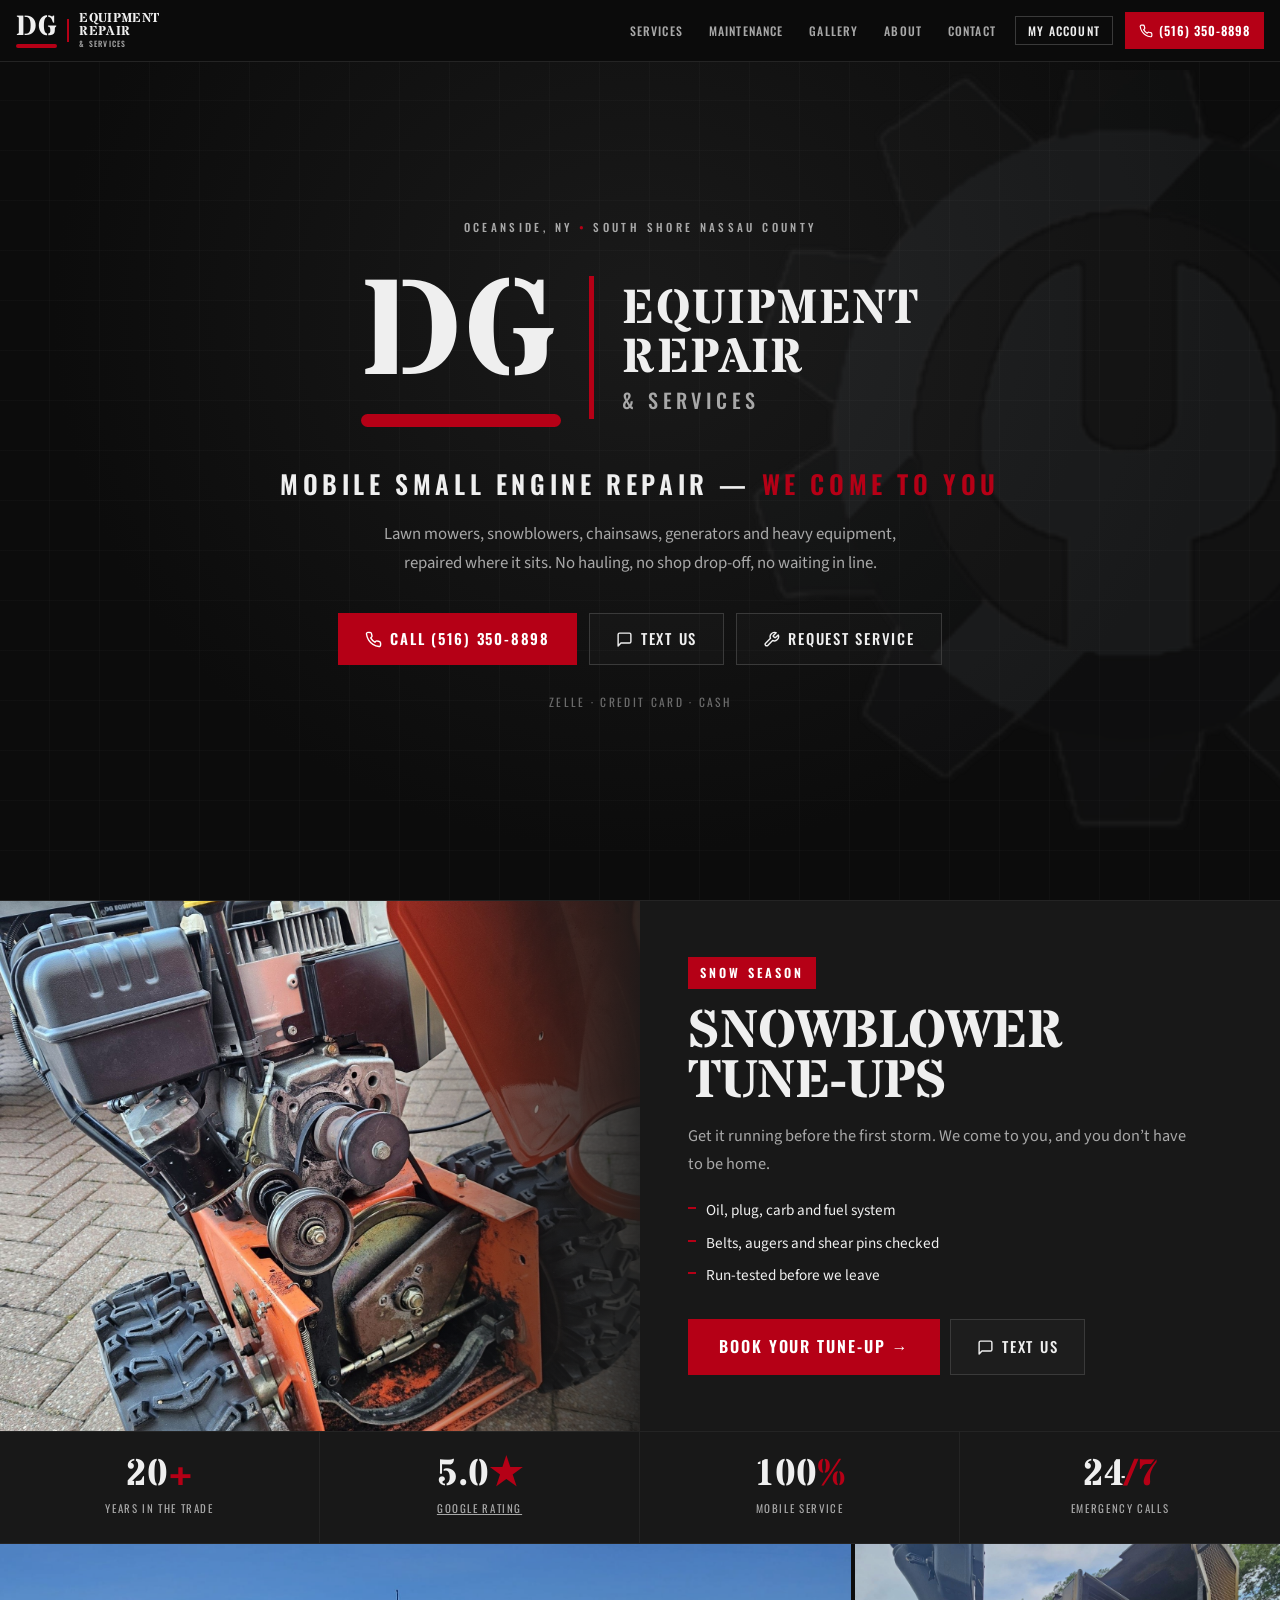
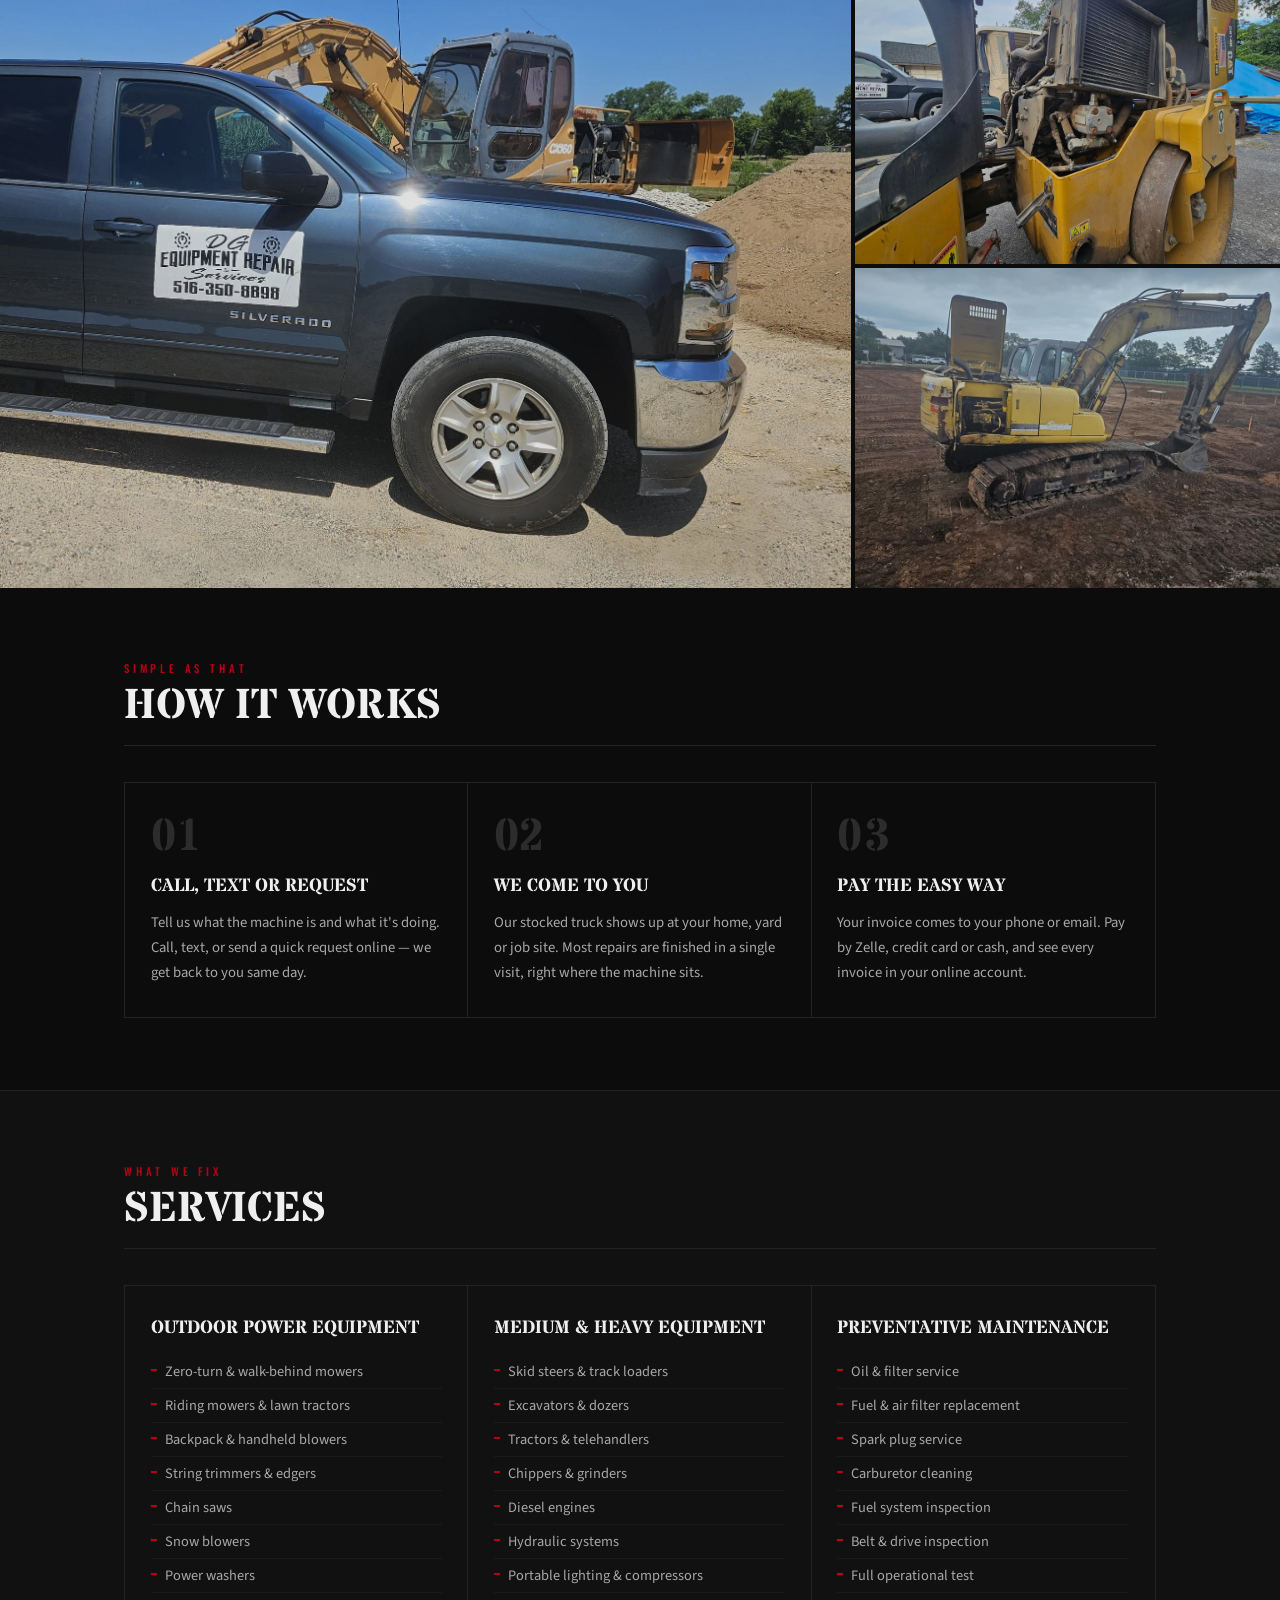
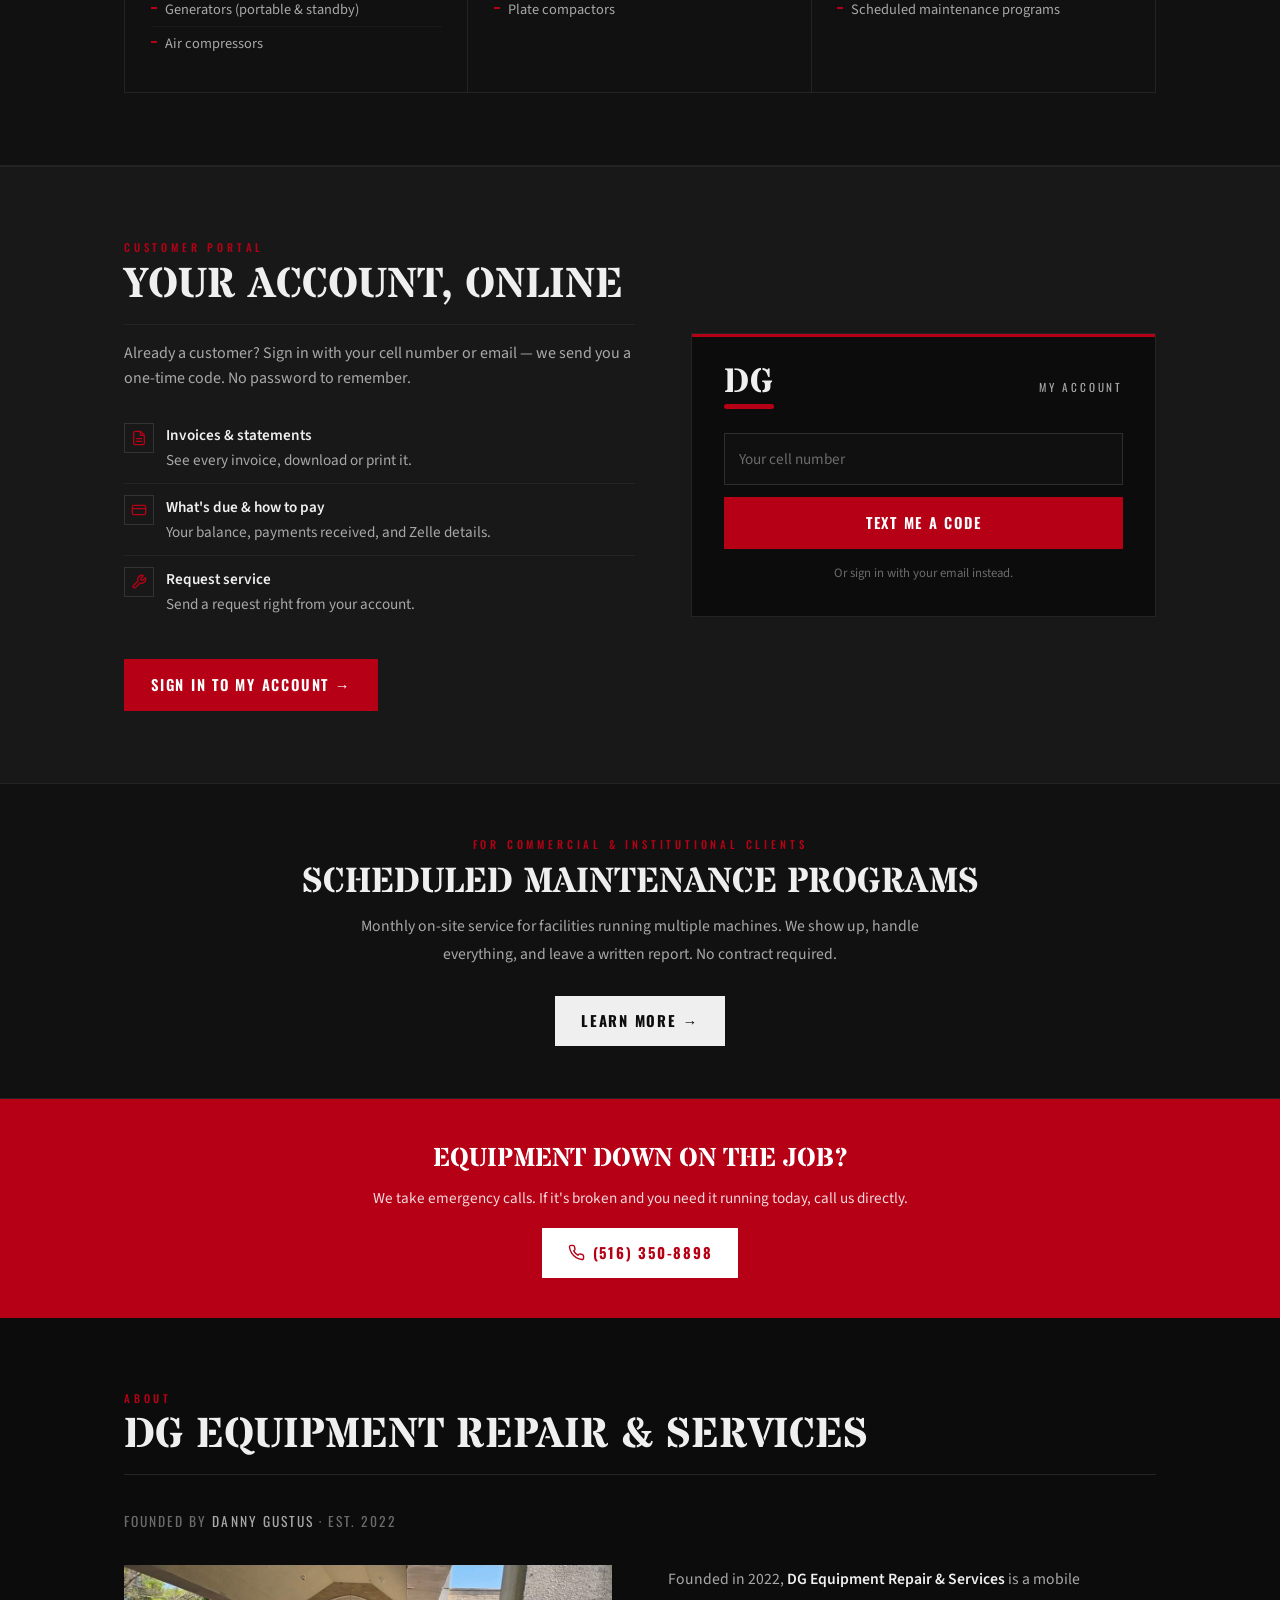
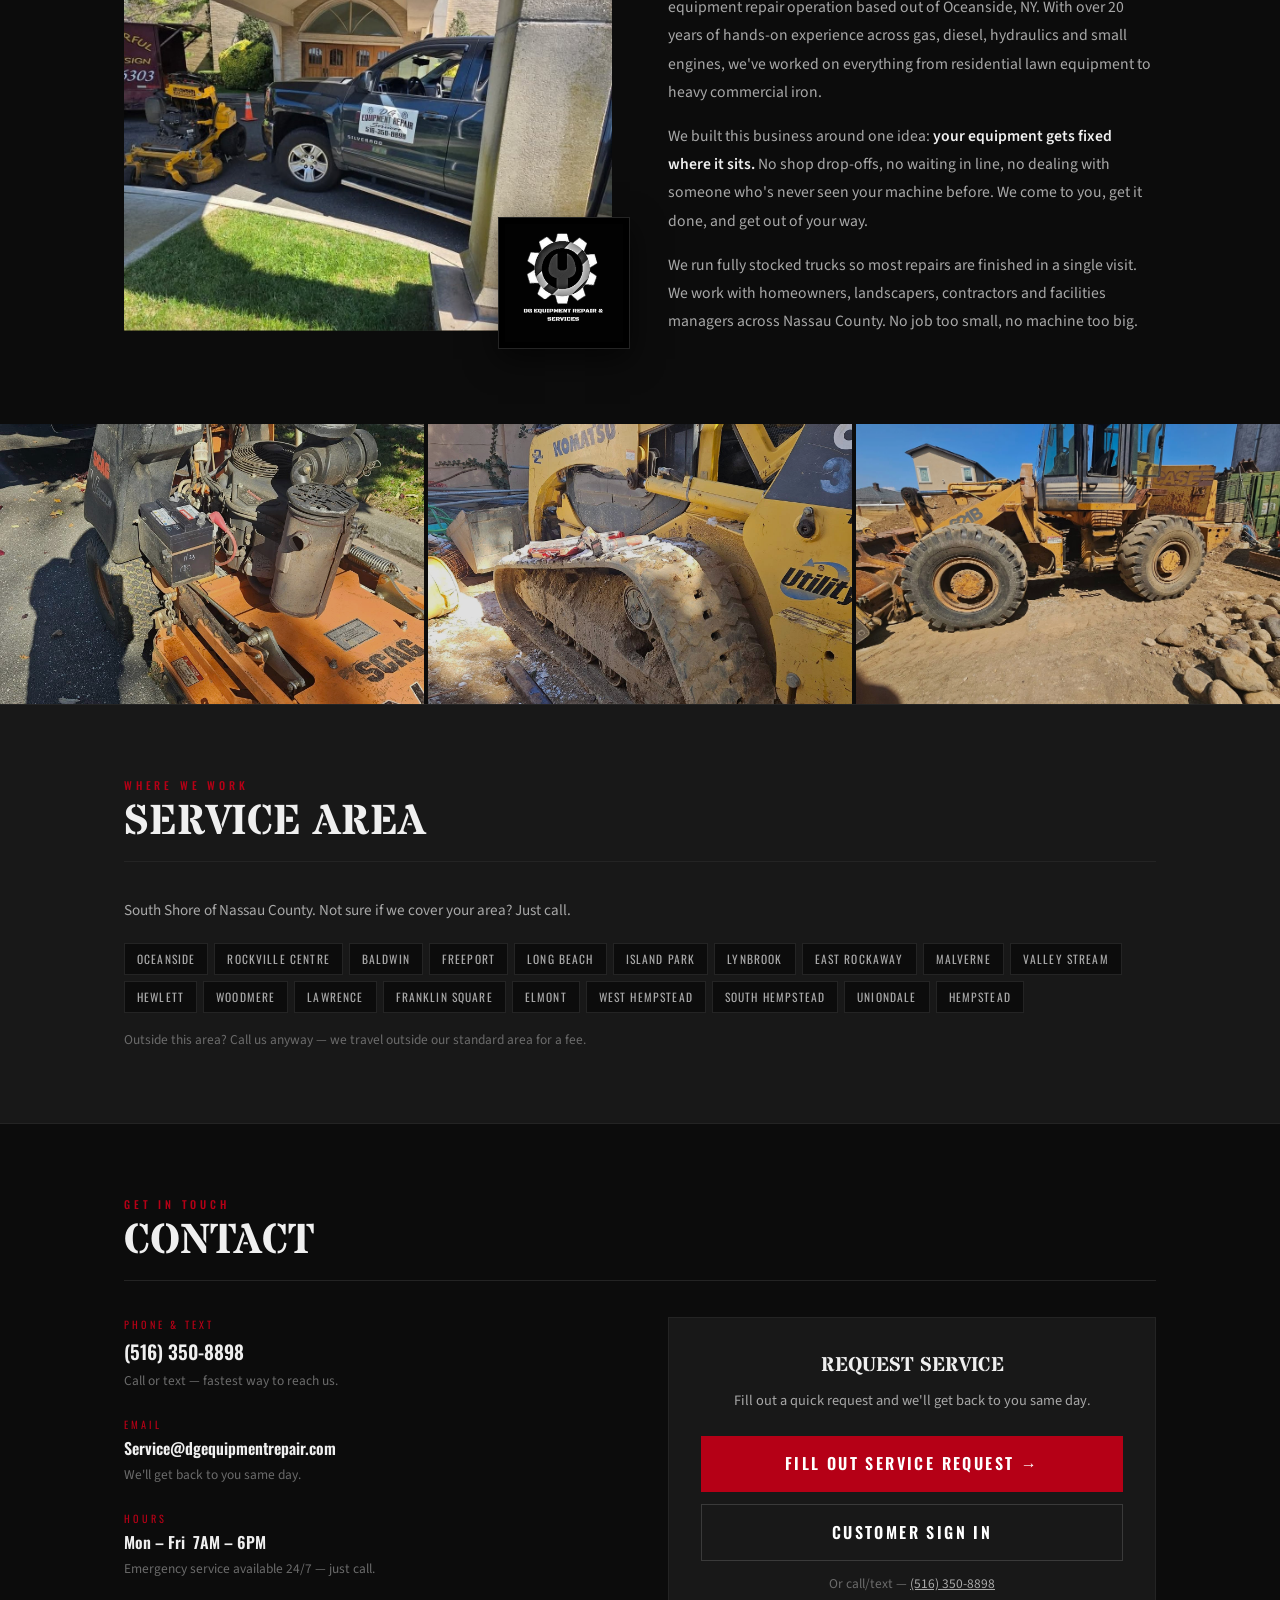
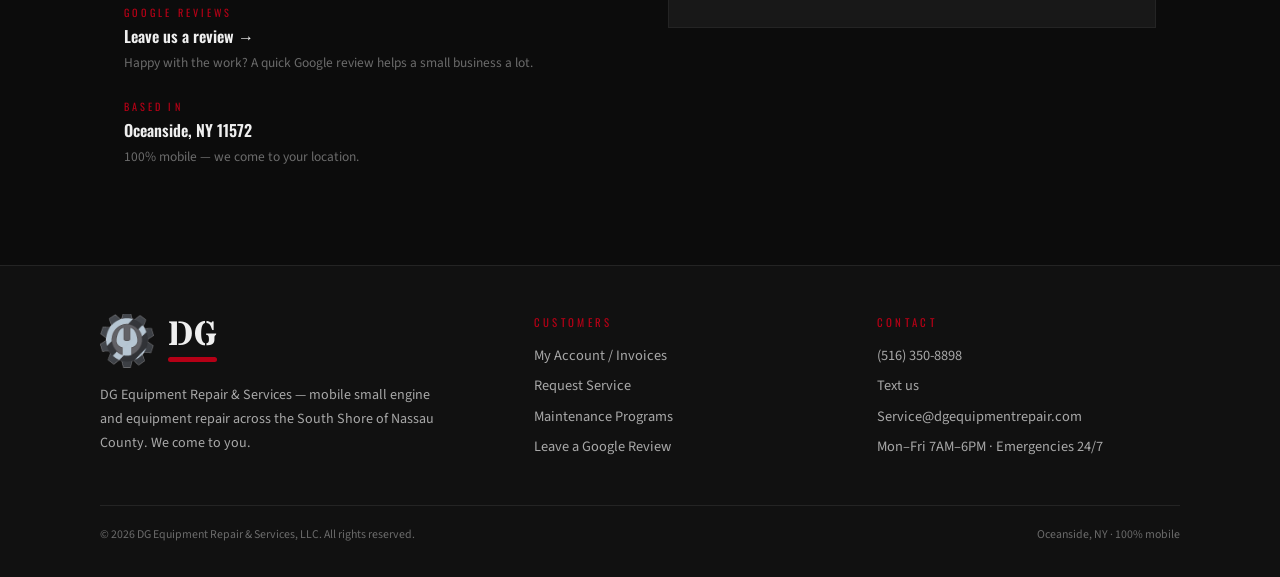
<file: index.html>
<!DOCTYPE html>
<html lang="en">
<head>
<meta charset="UTF-8">
<meta name="viewport" content="width=device-width, initial-scale=1.0">
<meta name="description" content="Mobile small engine repair in Oceanside, NY. Lawn mower, snowblower, chainsaw, blower and equipment repair at your location across the South Shore of Nassau County. Call (516) 350-8898.">
<title>Small Engine Repair Oceanside NY | DG Equipment Repair &amp; Services</title>
<link rel="canonical" href="https://dgequipmentrepair.com/">
<meta property="og:type" content="website">
<meta property="og:title" content="DG Equipment Repair &amp; Services | Mobile Small Engine Repair, Oceanside NY">
<meta property="og:description" content="We come to you. Mobile small engine and equipment repair across the South Shore of Nassau County.">
<meta property="og:url" content="https://dgequipmentrepair.com/">
<meta property="og:image" content="https://dgequipmentrepair.com/images/og-card.png">
<meta property="og:image:width" content="1200">
<meta property="og:image:height" content="630">
<meta name="twitter:card" content="summary_large_image">
<script type="application/ld+json">
{
 "@context": "https://schema.org",
 "@type": "LocalBusiness",
 "@id": "https://dgequipmentrepair.com/#business",
 "name": "DG Equipment Repair & Services",
 "url": "https://dgequipmentrepair.com/",
 "telephone": "+1-516-350-8898",
 "email": "Service@dgequipmentrepair.com",
 "logo": "https://dgequipmentrepair.com/images/gear.png",
 "paymentAccepted": "Zelle, Credit Card, Cash",
 "description": "Mobile small engine and equipment repair in Oceanside, NY and the South Shore of Nassau County. Lawn mowers, snowblowers, chainsaws, blowers, trimmers, generators and heavy equipment, repaired on site.",
 "address": {
  "@type": "PostalAddress",
  "addressLocality": "Oceanside",
  "addressRegion": "NY",
  "postalCode": "11572",
  "addressCountry": "US"
 },
 "areaServed": [
  {
   "@type": "Place",
   "name": "Oceanside, NY"
  },
  {
   "@type": "Place",
   "name": "Rockville Centre, NY"
  },
  {
   "@type": "Place",
   "name": "Baldwin, NY"
  },
  {
   "@type": "Place",
   "name": "Freeport, NY"
  },
  {
   "@type": "Place",
   "name": "Long Beach, NY"
  },
  {
   "@type": "Place",
   "name": "Island Park, NY"
  },
  {
   "@type": "Place",
   "name": "Lynbrook, NY"
  },
  {
   "@type": "Place",
   "name": "East Rockaway, NY"
  },
  {
   "@type": "Place",
   "name": "Malverne, NY"
  },
  {
   "@type": "Place",
   "name": "Valley Stream, NY"
  },
  {
   "@type": "Place",
   "name": "Hewlett, NY"
  },
  {
   "@type": "Place",
   "name": "Woodmere, NY"
  },
  {
   "@type": "Place",
   "name": "Lawrence, NY"
  },
  {
   "@type": "Place",
   "name": "Franklin Square, NY"
  },
  {
   "@type": "Place",
   "name": "Elmont, NY"
  },
  {
   "@type": "Place",
   "name": "West Hempstead, NY"
  },
  {
   "@type": "Place",
   "name": "South Hempstead, NY"
  },
  {
   "@type": "Place",
   "name": "Uniondale, NY"
  },
  {
   "@type": "Place",
   "name": "Hempstead, NY"
  }
 ],
 "openingHoursSpecification": [
  {
   "@type": "OpeningHoursSpecification",
   "dayOfWeek": [
    "Monday",
    "Tuesday",
    "Wednesday",
    "Thursday",
    "Friday"
   ],
   "opens": "07:00",
   "closes": "18:00"
  }
 ],
 "founder": {
  "@type": "Person",
  "name": "Danny Gustus"
 },
 "foundingDate": "2022",
 "image": "https://dgequipmentrepair.com/images/481018805_614502838005774_2370301018672193255_n.jpg",
 "priceRange": "$$",
 "sameAs": [
  "https://share.google/BwTY1Y9H5A1v82QQH"
 ],
 "knowsAbout": [
  "Small engine repair",
  "Lawn mower repair",
  "Snowblower repair",
  "Chainsaw repair",
  "Leaf blower repair",
  "String trimmer repair",
  "Generator repair",
  "Skid steer repair",
  "Heavy equipment repair"
 ]
}
</script>
<meta name="theme-color" content="#0c0c0c">
<link rel="icon" type="image/png" href="/images/favicon.png">
<link rel="apple-touch-icon" href="/images/apple-touch-icon.png">
<link rel="preconnect" href="https://fonts.googleapis.com">
<link rel="preconnect" href="https://fonts.gstatic.com" crossorigin>
<link href="https://fonts.googleapis.com/css2?family=Stardos+Stencil:wght@400;700&family=Oswald:wght@400;500;600;700&family=Source+Sans+3:wght@400;600&display=swap" rel="stylesheet">
<link rel="stylesheet" href="/assets/site.css">
<style>
*{margin:0;padding:0;box-sizing:border-box;}
html{scroll-behavior:smooth;scroll-padding-top:70px;}
body{background:var(--black);color:var(--white);font-family:'Source Sans 3',sans-serif;overflow-x:hidden;line-height:1.6;}

/* Hero */
.hero{min-height:100vh;min-height:100svh;background:radial-gradient(ellipse at 50% 35%,#1a1a1a 0%,#0c0c0c 65%);display:flex;flex-direction:column;align-items:center;justify-content:center;text-align:center;padding:100px 1.5rem 70px;position:relative;overflow:hidden;}
.hero::before{content:'';position:absolute;inset:0;background:repeating-linear-gradient(0deg,transparent,transparent 49px,rgba(255,255,255,0.018) 49px,rgba(255,255,255,0.018) 50px),repeating-linear-gradient(90deg,transparent,transparent 49px,rgba(255,255,255,0.018) 49px,rgba(255,255,255,0.018) 50px);pointer-events:none;}
.hero-gear{position:absolute;width:min(760px,130vw);aspect-ratio:1;right:-18%;top:50%;transform:translateY(-50%);opacity:.07;pointer-events:none;animation:spin 120s linear infinite;}
@keyframes spin{to{transform:translateY(-50%) rotate(360deg);}}
.hero>*:not(.hero-gear){position:relative;}
.hero-location{font-family:'Oswald',sans-serif;font-size:.7rem;font-weight:500;letter-spacing:.3em;text-transform:uppercase;color:var(--grey-light);margin-bottom:2rem;}
.hero-location b{color:var(--red);font-weight:500;}
.hero-logo{gap:clamp(14px,3vw,28px);margin-bottom:2.25rem;}
.hero-logo .dg-mark .dg{font-size:clamp(4.5rem,15vw,8.5rem);}
.hero-logo .dg-mark .bar{height:clamp(8px,1.6vw,13px);margin-top:clamp(6px,1vw,10px);}
.hero-logo .divider{width:clamp(3px,.5vw,5px);margin:8px 0;}
.hero-logo .words{font-size:clamp(1.6rem,5.2vw,3rem);text-align:left;}
.hero h1{font-family:'Oswald',sans-serif;font-weight:600;font-size:clamp(1.15rem,3vw,1.6rem);letter-spacing:.18em;text-transform:uppercase;color:var(--white);margin-bottom:1rem;}
.hero h1 span{color:var(--red);}
.hero-sub{font-size:1.05rem;color:var(--grey-light);max-width:520px;margin:0 auto 2.25rem;line-height:1.7;}
.hero-btns{display:flex;gap:.75rem;flex-wrap:wrap;justify-content:center;}
.btn-red,.btn-ghost,.btn-light,.btn-white{font-family:'Oswald',sans-serif;font-size:.92rem;letter-spacing:.12em;text-transform:uppercase;padding:13px 26px;text-decoration:none;display:inline-flex;align-items:center;gap:8px;transition:opacity .2s,border-color .2s,background .2s;}
.btn-red svg,.btn-ghost svg,.btn-white svg{width:17px;height:17px;}
.btn-red{background:var(--red);color:#fff;font-weight:600;border:1px solid var(--red);}
.btn-red:hover{opacity:.88;}
.btn-ghost{background:rgba(255,255,255,.02);color:var(--white);font-weight:500;border:1px solid #3a3a3a;}
.btn-ghost:hover{border-color:var(--grey-light);}
.btn-light{background:var(--white);color:var(--black);font-weight:700;}
.btn-white{background:#fff;color:var(--red);font-weight:700;}
.hero-pay{margin-top:1.75rem;font-family:'Oswald',sans-serif;font-size:.72rem;letter-spacing:.2em;text-transform:uppercase;color:var(--grey-mid);}

/* Seasonal banner (JS shows the one for today's date) */
.season{display:grid;grid-template-columns:1fr 1fr;background:var(--steel);border-top:1px solid var(--border);}
.season[hidden]{display:none;}
.season-img{position:relative;min-height:440px;overflow:hidden;}
.season-img img{position:absolute;inset:0;width:100%;height:100%;object-fit:cover;}
.season-img::after{content:'';position:absolute;inset:0;background:linear-gradient(90deg,rgba(0,0,0,0) 60%,rgba(24,24,24,.9) 100%);}
.season-body{padding:3.5rem 3rem;display:flex;flex-direction:column;justify-content:center;max-width:600px;}
.season-tag{align-self:flex-start;font-family:'Oswald',sans-serif;font-weight:600;font-size:.78rem;letter-spacing:.25em;text-transform:uppercase;background:var(--red);color:#fff;padding:6px 12px;margin-bottom:1.1rem;}
.season h2{font-family:'Stardos Stencil',sans-serif;font-weight:700;font-size:clamp(2rem,4.5vw,3.3rem);text-transform:uppercase;line-height:.95;margin-bottom:1rem;}
.season p{color:var(--grey-light);font-size:1.02rem;line-height:1.7;margin-bottom:.6rem;}
.season ul{list-style:none;margin:.4rem 0 1.75rem;}
.season li{color:var(--white);font-size:.95rem;padding:4px 0 4px 18px;position:relative;}
.season li::before{content:'';position:absolute;left:0;top:13px;width:8px;height:2px;background:var(--red);}
.season-btns{display:flex;gap:.6rem;flex-wrap:wrap;}
.season-btns .btn-red{font-size:1rem;padding:14px 30px;}

/* Stats */
.stats{display:grid;grid-template-columns:repeat(4,1fr);border-top:1px solid var(--border);border-bottom:1px solid var(--border);background:var(--steel);}
.stat{padding:1.6rem .75rem;text-align:center;border-right:1px solid var(--border);}
.stat:last-child{border-right:none;}
.stat-n{font-family:'Stardos Stencil',sans-serif;font-weight:700;font-size:2.3rem;color:var(--white);line-height:1;}
.stat-n span{color:var(--red);}
.stat-l{font-size:.68rem;letter-spacing:.15em;text-transform:uppercase;color:var(--grey-light);margin-top:6px;font-family:'Oswald',sans-serif;}
.stat-l a{color:inherit;}

/* Photos */
.pg-main{display:grid;grid-template-columns:2fr 1fr;grid-template-rows:320px 320px;gap:4px;}
.pg-main img,.pg-row img{width:100%;height:100%;object-fit:cover;display:block;filter:brightness(.88);transition:filter .3s;}
.pg-main img:hover,.pg-row img:hover{filter:brightness(1);}
.pg-main .tall{grid-row:span 2;}
.pg-row{display:grid;grid-template-columns:1fr 1fr 1fr;gap:4px;}
.pg-row img{height:280px;}

/* Sections */
.wrap{max-width:1080px;margin:0 auto;padding:4.5rem 1.5rem;}
.eyebrow{font-family:'Oswald',sans-serif;font-size:.68rem;font-weight:500;letter-spacing:.35em;text-transform:uppercase;color:var(--red);margin-bottom:.5rem;display:block;}
.sec-title{font-family:'Stardos Stencil',sans-serif;font-weight:700;font-size:clamp(1.8rem,4vw,2.6rem);text-transform:uppercase;line-height:1;margin-bottom:2.25rem;padding-bottom:1.1rem;border-bottom:1px solid var(--border);}
.lead{color:var(--grey-light);max-width:560px;margin:-1rem 0 2rem;font-size:1rem;}

/* How it works */
.steps{display:grid;grid-template-columns:repeat(3,1fr);border:1px solid var(--border);}
.step{padding:2rem 1.6rem;border-right:1px solid var(--border);}
.step:last-child{border-right:none;}
.step-num{font-family:'Stardos Stencil',sans-serif;font-weight:700;font-size:2.8rem;color:#2c2c2c;line-height:1;margin-bottom:.8rem;}
.step-title{font-family:'Stardos Stencil',sans-serif;font-weight:700;font-size:1.1rem;text-transform:uppercase;margin-bottom:.6rem;}
.step p{font-size:.92rem;color:var(--grey-light);line-height:1.7;}

/* Services */
.svc-wrap{background:var(--dark);border-top:1px solid var(--border);border-bottom:1px solid var(--border);}
.svc-grid{display:grid;grid-template-columns:repeat(3,1fr);border:1px solid var(--border);}
.svc-card{padding:2rem 1.6rem;border-right:1px solid var(--border);position:relative;}
.svc-card:last-child{border-right:none;}
.svc-card::before{content:'';position:absolute;top:0;left:0;width:0;height:2px;background:var(--red);transition:width .3s;}
.svc-card:hover::before{width:100%;}
.svc-name{font-family:'Stardos Stencil',sans-serif;font-weight:700;font-size:1.1rem;text-transform:uppercase;margin-bottom:1rem;line-height:1.2;}
.svc-list{list-style:none;}
.svc-list li{font-size:.9rem;color:var(--grey-light);padding:5px 0 5px 14px;position:relative;border-bottom:1px solid rgba(255,255,255,.04);}
.svc-list li:last-child{border-bottom:none;}
.svc-list li::before{content:'';position:absolute;left:0;top:14px;width:6px;height:2px;background:var(--red);}


/* Portal */
.portal{border-top:1px solid var(--border);border-bottom:1px solid var(--border);background:var(--steel);}
.portal-grid{display:grid;grid-template-columns:1.1fr 1fr;gap:3.5rem;align-items:center;}
.portal-list{list-style:none;margin:1.25rem 0 2rem;}
.portal-list li{display:flex;gap:12px;align-items:flex-start;padding:.7rem 0;border-bottom:1px solid var(--border);color:var(--grey-light);font-size:.95rem;}
.portal-list li:last-child{border-bottom:none;}
.portal-list b{color:var(--white);font-weight:600;display:block;}
.portal-list .ico{width:30px;height:30px;flex:none;border:1px solid #333;display:flex;align-items:center;justify-content:center;color:var(--red);}
.portal-list .ico svg{width:16px;height:16px;}
.portal-card{background:var(--black);border:1px solid var(--border);padding:2rem;position:relative;}
.portal-card::before{content:'';position:absolute;top:0;left:0;right:0;height:3px;background:var(--red);}
.pc-head{display:flex;align-items:center;justify-content:space-between;margin-bottom:1.5rem;}
.pc-head .dg-mark .dg{font-size:34px;}
.pc-head .dg-mark .bar{height:5px;margin-top:4px;}
.pc-head span.lbl{font-family:'Oswald',sans-serif;font-size:.7rem;letter-spacing:.25em;text-transform:uppercase;color:var(--grey-light);}
.pc-field{border:1px solid #2e2e2e;padding:13px 14px;color:var(--grey-mid);font-size:.95rem;margin-bottom:.75rem;background:#101010;}
.pc-note{font-size:.8rem;color:var(--grey-mid);margin-top:.9rem;text-align:center;}
.portal-card .btn-red{width:100%;justify-content:center;}

/* Callouts */
.maint-callout{background:var(--dark);border-bottom:1px solid var(--border);padding:3.25rem 1.5rem;text-align:center;}
.maint-callout h2{font-family:'Stardos Stencil',sans-serif;font-weight:700;font-size:clamp(1.5rem,3vw,2.2rem);text-transform:uppercase;margin-bottom:.75rem;line-height:1.1;}
.maint-callout p{font-size:.98rem;color:var(--grey-light);max-width:560px;margin:0 auto 1.75rem;line-height:1.75;}
.emergency{background:var(--red);padding:2.5rem 1.5rem;text-align:center;}
.emergency h3{font-family:'Stardos Stencil',sans-serif;font-weight:700;font-size:1.6rem;text-transform:uppercase;color:#fff;margin-bottom:.4rem;}
.emergency p{color:rgba(255,255,255,.85);margin-bottom:1.1rem;font-size:.95rem;}

/* About */
.about-grid{display:grid;grid-template-columns:1fr 1fr;gap:3.5rem;align-items:start;}
.about-img{position:relative;}
.about-img img.photo{width:100%;height:auto;display:block;}
.about-badge{position:absolute;right:-18px;bottom:-18px;width:132px;height:132px;background:#000;border:1px solid var(--border);padding:6px;box-shadow:0 10px 30px rgba(0,0,0,.6);}
.about-badge img{width:100%;height:100%;object-fit:contain;display:block;}
.about-text p{color:var(--grey-light);line-height:1.8;margin-bottom:1rem;font-size:.98rem;}
.about-text p strong{color:var(--white);font-weight:600;}
.about-byline{font-family:'Oswald',sans-serif;font-size:.85rem;letter-spacing:.15em;text-transform:uppercase;color:var(--grey-mid);margin-bottom:2rem;}
.about-byline span{color:var(--grey-light);}

/* Area */
.area-wrap{background:var(--steel);border-top:1px solid var(--border);border-bottom:1px solid var(--border);}
.area-tags{display:flex;flex-wrap:wrap;gap:6px;margin-top:1.25rem;}
.area-tag{font-family:'Oswald',sans-serif;font-size:.72rem;letter-spacing:.1em;text-transform:uppercase;color:var(--grey-light);background:var(--black);border:1px solid var(--border);padding:6px 12px;}

/* Contact */
.contact-grid{display:grid;grid-template-columns:1fr 1fr;gap:3.5rem;align-items:start;}
.c-label{font-family:'Oswald',sans-serif;font-size:.64rem;letter-spacing:.3em;text-transform:uppercase;color:var(--red);display:block;margin-bottom:3px;}
.c-val{font-family:'Oswald',sans-serif;font-weight:600;font-size:1.2rem;color:var(--white);text-decoration:none;transition:color .2s;display:block;margin-bottom:2px;}
a.c-val:hover{color:var(--grey-light);}
.c-note{font-size:.84rem;color:var(--grey-mid);}
.c-item{margin-bottom:1.6rem;}
.form-wrap{background:var(--steel);border:1px solid var(--border);padding:2rem;text-align:center;}
.form-title{font-family:'Stardos Stencil',sans-serif;font-weight:700;font-size:1.25rem;text-transform:uppercase;margin-bottom:.5rem;}
.form-sub{font-size:.9rem;color:var(--grey-light);margin-bottom:1.5rem;line-height:1.5;}
.form-btn{display:block;width:100%;background:var(--red);color:#fff;font-family:'Oswald',sans-serif;font-weight:600;font-size:1rem;letter-spacing:.15em;text-transform:uppercase;padding:15px;text-decoration:none;transition:opacity .2s;margin-bottom:.75rem;}
.form-btn:hover{opacity:.88;}
.form-btn.alt{background:transparent;border:1px solid #3a3a3a;}
.form-alt{font-size:.84rem;color:var(--grey-mid);}
.form-alt a{color:var(--grey-light);}

@media(max-width:760px){
  .season{grid-template-columns:1fr;}
  .season-img{min-height:280px;}
  .season-img::after{background:linear-gradient(180deg,rgba(0,0,0,0) 65%,rgba(24,24,24,.95) 100%);}
  .season-body{padding:2rem 1.25rem 2.5rem;}
  .season-btns a{flex:1;justify-content:center;}
  .stats{grid-template-columns:repeat(2,1fr);}
  .stat:nth-child(2){border-right:none;}
  .stat:nth-child(-n+2){border-bottom:1px solid var(--border);}
  .pg-main{grid-template-columns:1fr;grid-template-rows:auto;}
  .pg-main .tall{grid-row:span 1;height:260px;}
  .pg-main img{height:220px;}
  .pg-row{grid-template-columns:1fr 1fr;}
  .pg-row img{height:180px;}
  .pg-row img:last-child{display:none;}
  .steps,.svc-grid{grid-template-columns:1fr;}
  .step,.svc-card{border-right:none;border-bottom:1px solid var(--border);}
  .step:last-child,.svc-card:last-child{border-bottom:none;}
  .about-grid,.contact-grid,.portal-grid{grid-template-columns:1fr;gap:2.5rem;}
  .about-badge{right:10px;bottom:-24px;width:104px;height:104px;}
  .wrap{padding:3.25rem 1.25rem;}
  .hero-gear{right:-45%;opacity:.06;}
  .hero-btns{flex-direction:column;align-items:stretch;width:100%;max-width:340px;}
  .hero-btns a{justify-content:center;}
  .hero h1 .dash{display:none;}
  .hero h1 span{display:block;margin-top:.25rem;}
}
@keyframes fadeUp{from{opacity:0;transform:translateY(12px)}to{opacity:1;transform:translateY(0)}}
.hero-location{animation:fadeUp .4s ease both;}
.hero-logo{animation:fadeUp .45s .08s ease both;}
.hero h1{animation:fadeUp .4s .18s ease both;}
.hero-sub{animation:fadeUp .4s .26s ease both;}
.hero-btns,.hero-pay{animation:fadeUp .4s .34s ease both;}
</style>
</head>
<body>

<a class="skip" href="#main">Skip to content</a>
<nav class="site-nav" aria-label="Main">
  <a href="/" class="dg-lockup" aria-label="DG Equipment Repair &amp; Services home">
    <span class="dg-mark"><span class="dg">DG</span><span class="bar"></span></span>
    <span class="divider"></span>
    <span class="words">Equipment<br>Repair<small>&amp; Services</small></span>
  </a>
  <button class="nav-toggle" aria-label="Menu" aria-expanded="false" aria-controls="nav-links"><span></span><span></span><span></span></button>
  <ul class="nav-links" id="nav-links">
    <li><a href="#services">Services</a></li>
    <li><a href="/maintenance.html">Maintenance</a></li>
    <li><a href="/gallery.html">Gallery</a></li>
    <li><a href="#about">About</a></li>
    <li><a href="#contact">Contact</a></li>
    <li><a href="https://portal.dgequipmentrepair.com/" class="nav-account" target="_blank" rel="noopener">My Account</a></li>
  </ul>
  <a href="tel:5163508898" class="nav-call"><svg style="width:14px;height:14px;vertical-align:-2px;margin-right:6px" viewBox="0 0 24 24" fill="none" stroke="currentColor" stroke-width="2" stroke-linecap="round" stroke-linejoin="round" aria-hidden="true"><path d="M22 16.9v3a2 2 0 0 1-2.2 2 19.8 19.8 0 0 1-8.6-3.1 19.5 19.5 0 0 1-6-6A19.8 19.8 0 0 1 2.1 4.2 2 2 0 0 1 4.1 2h3a2 2 0 0 1 2 1.7c.1.9.4 1.8.7 2.7a2 2 0 0 1-.5 2.1L8 9.8a16 16 0 0 0 6 6l1.3-1.3a2 2 0 0 1 2.1-.4c.9.3 1.8.6 2.7.7a2 2 0 0 1 1.7 2z"/></svg>(516) 350-8898</a>
</nav>

<main id="main">
<section id="top" class="hero">
  <img src="/images/gear.png" alt="" class="hero-gear" aria-hidden="true">
  <div class="hero-location">Oceanside, NY <b>&bull;</b> South Shore Nassau County</div>
  <div class="dg-lockup hero-logo" role="img" aria-label="DG Equipment Repair &amp; Services">
    <span class="dg-mark"><span class="dg">DG</span><span class="bar"></span></span>
    <span class="divider"></span>
    <span class="words">Equipment<br>Repair<small>&amp; Services</small></span>
  </div>
  <h1>Mobile Small Engine Repair <i class="dash" style="font-style:normal">&mdash;</i> <span>We Come To You</span></h1>
  <p class="hero-sub">Lawn mowers, snowblowers, chainsaws, generators and heavy equipment, repaired where it sits. No hauling, no shop drop-off, no waiting in line.</p>
  <div class="hero-btns">
    <a href="tel:5163508898" class="btn-red"><svg viewBox="0 0 24 24" fill="none" stroke="currentColor" stroke-width="2" stroke-linecap="round" stroke-linejoin="round" aria-hidden="true"><path d="M22 16.9v3a2 2 0 0 1-2.2 2 19.8 19.8 0 0 1-8.6-3.1 19.5 19.5 0 0 1-6-6A19.8 19.8 0 0 1 2.1 4.2 2 2 0 0 1 4.1 2h3a2 2 0 0 1 2 1.7c.1.9.4 1.8.7 2.7a2 2 0 0 1-.5 2.1L8 9.8a16 16 0 0 0 6 6l1.3-1.3a2 2 0 0 1 2.1-.4c.9.3 1.8.6 2.7.7a2 2 0 0 1 1.7 2z"/></svg> Call (516) 350-8898</a>
    <a href="sms:+15163508898" class="btn-ghost"><svg viewBox="0 0 24 24" fill="none" stroke="currentColor" stroke-width="2" stroke-linecap="round" stroke-linejoin="round" aria-hidden="true"><path d="M21 15a2 2 0 0 1-2 2H7l-4 4V5a2 2 0 0 1 2-2h14a2 2 0 0 1 2 2z"/></svg> Text Us</a>
    <a href="https://portal.dgequipmentrepair.com/request" target="_blank" rel="noopener" class="btn-ghost"><svg viewBox="0 0 24 24" fill="none" stroke="currentColor" stroke-width="2" stroke-linecap="round" stroke-linejoin="round" aria-hidden="true"><path d="M14.7 6.3a1 1 0 0 0 0 1.4l1.6 1.6a1 1 0 0 0 1.4 0l3.8-3.8a6 6 0 0 1-7.9 7.9l-6.9 6.9a2.1 2.1 0 0 1-3-3l6.9-6.9a6 6 0 0 1 7.9-7.9z"/></svg> Request Service</a>
  </div>
  <div class="hero-pay">Zelle &middot; Credit Card &middot; Cash</div>
</section>

<section class="season" data-season="winter" hidden aria-label="Snow Season">
  <div class="season-img"><img src="/images/481996727_620988797357178_5325917412268486074_n.jpg" alt="Snowblower serviced by DG Equipment Repair" width="1720" height="2048" loading="lazy"></div>
  <div class="season-body">
    <span class="season-tag">Snow Season</span>
    <h2>Snowblower Tune-Ups</h2>
    <p>Get it running before the first storm. We come to you, and you don’t have to be home.</p>
    <ul><li>Oil, plug, carb and fuel system</li><li>Belts, augers and shear pins checked</li><li>Run-tested before we leave</li></ul>
    <div class="season-btns">
      <a href="https://portal.dgequipmentrepair.com/request" target="_blank" rel="noopener" class="btn-red">Book Your Tune-Up &rarr;</a>
      <a href="sms:+15163508898" class="btn-ghost"><svg viewBox="0 0 24 24" fill="none" stroke="currentColor" stroke-width="2" stroke-linecap="round" stroke-linejoin="round" aria-hidden="true"><path d="M21 15a2 2 0 0 1-2 2H7l-4 4V5a2 2 0 0 1 2-2h14a2 2 0 0 1 2 2z"/></svg> Text Us</a>
    </div>
  </div>
</section>
<section class="season" data-season="spring" hidden aria-label="Spring Season">
  <div class="season-img"><img src="/images/481074529_615161411273250_1613052299680057776_n.jpg" alt="Toro lawn mower being serviced" width="1536" height="2048" loading="lazy"></div>
  <div class="season-body">
    <span class="season-tag">Spring Season</span>
    <h2>Mower Tune-Ups</h2>
    <p>Start the season with a mower that starts on the first pull. We service it right in your driveway.</p>
    <ul><li>Oil, filters and spark plug</li><li>Blade sharpened and balanced</li><li>Carb cleaned, run-tested</li></ul>
    <div class="season-btns">
      <a href="https://portal.dgequipmentrepair.com/request" target="_blank" rel="noopener" class="btn-red">Book Your Tune-Up &rarr;</a>
      <a href="sms:+15163508898" class="btn-ghost"><svg viewBox="0 0 24 24" fill="none" stroke="currentColor" stroke-width="2" stroke-linecap="round" stroke-linejoin="round" aria-hidden="true"><path d="M21 15a2 2 0 0 1-2 2H7l-4 4V5a2 2 0 0 1 2-2h14a2 2 0 0 1 2 2z"/></svg> Text Us</a>
    </div>
  </div>
</section>
<section class="season" data-season="summer" hidden aria-label="Storm Season">
  <div class="season-img"><img src="/images/480257072_609148425207882_7224918066878448043_n.jpg" alt="Standby generator being serviced" width="2048" height="1536" loading="lazy"></div>
  <div class="season-body">
    <span class="season-tag">Storm Season</span>
    <h2>Generator Service</h2>
    <p>Hurricane season is here. Make sure your generator kicks on when the power goes out.</p>
    <ul><li>Portable and standby generators</li><li>Oil, filters, plugs and battery</li><li>Load-tested before we leave</li></ul>
    <div class="season-btns">
      <a href="https://portal.dgequipmentrepair.com/request" target="_blank" rel="noopener" class="btn-red">Book Generator Service &rarr;</a>
      <a href="sms:+15163508898" class="btn-ghost"><svg viewBox="0 0 24 24" fill="none" stroke="currentColor" stroke-width="2" stroke-linecap="round" stroke-linejoin="round" aria-hidden="true"><path d="M21 15a2 2 0 0 1-2 2H7l-4 4V5a2 2 0 0 1 2-2h14a2 2 0 0 1 2 2z"/></svg> Text Us</a>
    </div>
  </div>
</section>
<section class="season" data-season="fall" hidden aria-label="Fall Cleanup">
  <div class="season-img"><img src="/images/480736357_610976451691746_1106883096806117718_n.jpg" alt="Backpack blowers serviced and ready" width="2012" height="1296" loading="lazy"></div>
  <div class="season-body">
    <span class="season-tag">Fall Cleanup</span>
    <h2>Blower &amp; Equipment Service</h2>
    <p>Leaf season is hard on blowers. Get your equipment serviced before cleanup season peaks.</p>
    <ul><li>Backpack and handheld blowers</li><li>Trimmers, edgers and chainsaws</li><li>Mowers winterized and stored right</li></ul>
    <div class="season-btns">
      <a href="https://portal.dgequipmentrepair.com/request" target="_blank" rel="noopener" class="btn-red">Book Service &rarr;</a>
      <a href="sms:+15163508898" class="btn-ghost"><svg viewBox="0 0 24 24" fill="none" stroke="currentColor" stroke-width="2" stroke-linecap="round" stroke-linejoin="round" aria-hidden="true"><path d="M21 15a2 2 0 0 1-2 2H7l-4 4V5a2 2 0 0 1 2-2h14a2 2 0 0 1 2 2z"/></svg> Text Us</a>
    </div>
  </div>
</section>

<div class="stats">
  <div class="stat"><div class="stat-n">20<span>+</span></div><div class="stat-l">Years in the Trade</div></div>
  <div class="stat"><div class="stat-n">5.0<span>&#9733;</span></div><div class="stat-l"><a href="https://share.google/BwTY1Y9H5A1v82QQH" target="_blank" rel="noopener">Google Rating</a></div></div>
  <div class="stat"><div class="stat-n">100<span>%</span></div><div class="stat-l">Mobile Service</div></div>
  <div class="stat"><div class="stat-n">24<span>/7</span></div><div class="stat-l">Emergency Calls</div></div>
</div>

<div class="pg-main">
  <img src="/images/481018805_614502838005774_2370301018672193255_n.jpg" alt="DG Equipment Repair service truck on a job site" class="tall" width="1727" height="1875">
  <img src="/images/480359504_609142301875161_5866904215349811971_n.jpg" alt="Ride-on roller engine repair" width="2048" height="1536">
  <img src="/images/480095083_606314358824622_3169908968729212619_n.jpg" alt="Excavator on a construction site" width="960" height="720" loading="lazy">
</div>

<section class="wrap" aria-labelledby="how-title">
  <span class="eyebrow">Simple As That</span>
  <h2 class="sec-title" id="how-title">How It Works</h2>
  <div class="steps">
    <div class="step">
      <div class="step-num">01</div>
      <div class="step-title">Call, Text or Request</div>
      <p>Tell us what the machine is and what it's doing. Call, text, or send a quick request online &mdash; we get back to you same day.</p>
    </div>
    <div class="step">
      <div class="step-num">02</div>
      <div class="step-title">We Come To You</div>
      <p>Our stocked truck shows up at your home, yard or job site. Most repairs are finished in a single visit, right where the machine sits.</p>
    </div>
    <div class="step">
      <div class="step-num">03</div>
      <div class="step-title">Pay the Easy Way</div>
      <p>Your invoice comes to your phone or email. Pay by Zelle, credit card or cash, and see every invoice in your online account.</p>
    </div>
  </div>
</section>

<section class="svc-wrap" id="services">
  <div class="wrap">
    <span class="eyebrow">What We Fix</span>
    <h2 class="sec-title">Services</h2>
    <div class="svc-grid">
      <div class="svc-card">
        <h3 class="svc-name">Outdoor Power Equipment</h3>
        <ul class="svc-list">
          <li>Zero-turn &amp; walk-behind mowers</li>
          <li>Riding mowers &amp; lawn tractors</li>
          <li>Backpack &amp; handheld blowers</li>
          <li>String trimmers &amp; edgers</li>
          <li>Chain saws</li>
          <li>Snow blowers</li>
          <li>Power washers</li>
          <li>Generators (portable &amp; standby)</li>
          <li>Air compressors</li>
        </ul>
      </div>
      <div class="svc-card">
        <h3 class="svc-name">Medium &amp; Heavy Equipment</h3>
        <ul class="svc-list">
          <li>Skid steers &amp; track loaders</li>
          <li>Excavators &amp; dozers</li>
          <li>Tractors &amp; telehandlers</li>
          <li>Chippers &amp; grinders</li>
          <li>Diesel engines</li>
          <li>Hydraulic systems</li>
          <li>Portable lighting &amp; compressors</li>
          <li>Plate compactors</li>
        </ul>
      </div>
      <div class="svc-card">
        <h3 class="svc-name">Preventative Maintenance</h3>
        <ul class="svc-list">
          <li>Oil &amp; filter service</li>
          <li>Fuel &amp; air filter replacement</li>
          <li>Spark plug service</li>
          <li>Carburetor cleaning</li>
          <li>Fuel system inspection</li>
          <li>Belt &amp; drive inspection</li>
          <li>Full operational test</li>
          <li>Scheduled maintenance programs</li>
        </ul>
      </div>
    </div>
  </div>
</section>


<section class="portal" id="portal" aria-labelledby="portal-title">
  <div class="wrap">
    <div class="portal-grid">
      <div>
        <span class="eyebrow">Customer Portal</span>
        <h2 class="sec-title" id="portal-title" style="margin-bottom:1rem">Your Account, Online</h2>
        <p style="color:var(--grey-light);font-size:1rem;">Already a customer? Sign in with your cell number or email &mdash; we send you a one-time code. No password to remember.</p>
        <ul class="portal-list">
          <li><span class="ico"><svg viewBox="0 0 24 24" fill="none" stroke="currentColor" stroke-width="2" stroke-linecap="round" stroke-linejoin="round"><path d="M14 2H6a2 2 0 0 0-2 2v16a2 2 0 0 0 2 2h12a2 2 0 0 0 2-2V8z"/><path d="M14 2v6h6M16 13H8M16 17H8"/></svg></span><span><b>Invoices &amp; statements</b>See every invoice, download or print it.</span></li>
          <li><span class="ico"><svg viewBox="0 0 24 24" fill="none" stroke="currentColor" stroke-width="2" stroke-linecap="round" stroke-linejoin="round"><rect x="2" y="5" width="20" height="14" rx="2"/><path d="M2 10h20"/></svg></span><span><b>What's due &amp; how to pay</b>Your balance, payments received, and Zelle details.</span></li>
          <li><span class="ico"><svg viewBox="0 0 24 24" fill="none" stroke="currentColor" stroke-width="2" stroke-linecap="round" stroke-linejoin="round" aria-hidden="true"><path d="M14.7 6.3a1 1 0 0 0 0 1.4l1.6 1.6a1 1 0 0 0 1.4 0l3.8-3.8a6 6 0 0 1-7.9 7.9l-6.9 6.9a2.1 2.1 0 0 1-3-3l6.9-6.9a6 6 0 0 1 7.9-7.9z"/></svg></span><span><b>Request service</b>Send a request right from your account.</span></li>
        </ul>
        <a href="https://portal.dgequipmentrepair.com/" target="_blank" rel="noopener" class="btn-red">Sign In to My Account &rarr;</a>
      </div>
      <div class="portal-card" aria-hidden="true">
        <div class="pc-head">
          <span class="dg-mark"><span class="dg">DG</span><span class="bar"></span></span>
          <span class="lbl">My Account</span>
        </div>
        <div class="pc-field">Your cell number</div>
        <a href="https://portal.dgequipmentrepair.com/" target="_blank" rel="noopener" class="btn-red" tabindex="-1">Text Me a Code</a>
        <div class="pc-note">Or sign in with your email instead.</div>
      </div>
    </div>
  </div>
</section>

<div class="maint-callout">
  <span class="eyebrow" style="margin-bottom:.6rem;">For Commercial &amp; Institutional Clients</span>
  <h2>Scheduled Maintenance Programs</h2>
  <p>Monthly on-site service for facilities running multiple machines. We show up, handle everything, and leave a written report. No contract required.</p>
  <a href="/maintenance.html" class="btn-light">Learn More &rarr;</a>
</div>

<div class="emergency">
  <h3>Equipment Down on the Job?</h3>
  <p>We take emergency calls. If it's broken and you need it running today, call us directly.</p>
  <a href="tel:5163508898" class="btn-white"><svg viewBox="0 0 24 24" fill="none" stroke="currentColor" stroke-width="2" stroke-linecap="round" stroke-linejoin="round" aria-hidden="true"><path d="M22 16.9v3a2 2 0 0 1-2.2 2 19.8 19.8 0 0 1-8.6-3.1 19.5 19.5 0 0 1-6-6A19.8 19.8 0 0 1 2.1 4.2 2 2 0 0 1 4.1 2h3a2 2 0 0 1 2 1.7c.1.9.4 1.8.7 2.7a2 2 0 0 1-.5 2.1L8 9.8a16 16 0 0 0 6 6l1.3-1.3a2 2 0 0 1 2.1-.4c.9.3 1.8.6 2.7.7a2 2 0 0 1 1.7 2z"/></svg> (516) 350-8898</a>
</div>

<section id="about">
  <div class="wrap">
    <span class="eyebrow">About</span>
    <h2 class="sec-title">DG Equipment Repair &amp; Services</h2>
    <p class="about-byline">Founded by <span>Danny Gustus</span> &middot; Est. 2022</p>
    <div class="about-grid">
      <div class="about-img">
        <img class="photo" src="/images/site-about.jpg" alt="DG Equipment Repair truck and stand-on mower on a commercial job" width="1100" height="826" loading="lazy">
        <div class="about-badge"><img src="/images/logo-classic.png" alt="Original DG Equipment Repair &amp; Services gear logo" loading="lazy"></div>
      </div>
      <div class="about-text">
        <p>Founded in 2022, <strong>DG Equipment Repair &amp; Services</strong> is a mobile equipment repair operation based out of Oceanside, NY. With over 20 years of hands-on experience across gas, diesel, hydraulics and small engines, we've worked on everything from residential lawn equipment to heavy commercial iron.</p>
        <p>We built this business around one idea: <strong>your equipment gets fixed where it sits.</strong> No shop drop-offs, no waiting in line, no dealing with someone who's never seen your machine before. We come to you, get it done, and get out of your way.</p>
        <p>We run fully stocked trucks so most repairs are finished in a single visit. We work with homeowners, landscapers, contractors and facilities managers across Nassau County. No job too small, no machine too big.</p>
      </div>
    </div>
  </div>
</section>

<div class="pg-row">
  <img src="/images/480705479_610663721723019_7193695343366453925_n.jpg" alt="Scag commercial mower engine repair" width="1536" height="2048" loading="lazy">
  <img src="/images/480690461_611899901599401_3222778921962443062_n.jpg" alt="Compact track loader repair" width="1536" height="2048" loading="lazy">
  <img src="/images/480207302_606017492187642_3932072184454739919_n.jpg" alt="Wheel loader on a job site" width="2048" height="1536" loading="lazy">
</div>

<section class="area-wrap" id="area">
  <div class="wrap">
    <span class="eyebrow">Where We Work</span>
    <h2 class="sec-title">Service Area</h2>
    <p style="color:var(--grey-light);max-width:480px;margin-bottom:.25rem;font-size:.95rem;">South Shore of Nassau County. Not sure if we cover your area? Just call.</p>
    <div class="area-tags">
      <span class="area-tag">Oceanside</span><span class="area-tag">Rockville Centre</span>
      <span class="area-tag">Baldwin</span><span class="area-tag">Freeport</span>
      <span class="area-tag">Long Beach</span><span class="area-tag">Island Park</span>
      <span class="area-tag">Lynbrook</span><span class="area-tag">East Rockaway</span>
      <span class="area-tag">Malverne</span><span class="area-tag">Valley Stream</span>
      <span class="area-tag">Hewlett</span><span class="area-tag">Woodmere</span>
      <span class="area-tag">Lawrence</span><span class="area-tag">Franklin Square</span>
      <span class="area-tag">Elmont</span><span class="area-tag">West Hempstead</span>
      <span class="area-tag">South Hempstead</span><span class="area-tag">Uniondale</span>
      <span class="area-tag">Hempstead</span>
    </div>
    <p style="color:var(--grey-mid);font-size:.84rem;margin-top:1rem;">Outside this area? Call us anyway &mdash; we travel outside our standard area for a fee.</p>
  </div>
</section>

<section id="contact">
  <div class="wrap">
    <span class="eyebrow">Get In Touch</span>
    <h2 class="sec-title">Contact</h2>
    <div class="contact-grid">
      <div>
        <div class="c-item">
          <span class="c-label">Phone &amp; Text</span>
          <a href="tel:5163508898" class="c-val">(516) 350-8898</a>
          <div class="c-note">Call or text &mdash; fastest way to reach us.</div>
        </div>
        <div class="c-item">
          <span class="c-label">Email</span>
          <a href="mailto:Service@dgequipmentrepair.com" class="c-val" style="font-size:1rem;">Service@dgequipmentrepair.com</a>
          <div class="c-note">We'll get back to you same day.</div>
        </div>
        <div class="c-item">
          <span class="c-label">Hours</span>
          <span class="c-val" style="font-size:1rem;">Mon &ndash; Fri &nbsp;7AM &ndash; 6PM</span>
          <div class="c-note">Emergency service available 24/7 &mdash; just call.</div>
        </div>
        <div class="c-item">
          <span class="c-label">Google Reviews</span>
          <a href="https://portal.dgequipmentrepair.com/review" target="_blank" rel="noopener" class="c-val" style="font-size:1rem;">Leave us a review &rarr;</a>
          <div class="c-note">Happy with the work? A quick Google review helps a small business a lot.</div>
        </div>
        <div class="c-item">
          <span class="c-label">Based In</span>
          <span class="c-val" style="font-size:1rem;">Oceanside, NY 11572</span>
          <div class="c-note">100% mobile &mdash; we come to your location.</div>
        </div>
      </div>
      <div>
        <div class="form-wrap">
          <div class="form-title">Request Service</div>
          <div class="form-sub">Fill out a quick request and we'll get back to you same day.</div>
          <a href="https://portal.dgequipmentrepair.com/request" target="_blank" rel="noopener" class="form-btn">Fill Out Service Request &rarr;</a>
          <a href="https://portal.dgequipmentrepair.com/" target="_blank" rel="noopener" class="form-btn alt">Customer Sign In</a>
          <div class="form-alt">Or call/text &mdash; <a href="tel:5163508898">(516) 350-8898</a></div>
        </div>
      </div>
    </div>
  </div>
</section>
</main>

<footer class="site-footer">
  <div class="foot-grid">
    <div>
      <div class="foot-brand">
        <img src="/images/gear.png" alt="DG Equipment gear logo" width="54" height="54" loading="lazy">
        <span class="dg-mark"><span class="dg">DG</span><span class="bar"></span></span>
      </div>
      <p class="foot-about">DG Equipment Repair &amp; Services &mdash; mobile small engine and equipment repair across the South Shore of Nassau County. We come to you.</p>
    </div>
    <div>
      <div class="foot-h">Customers</div>
      <ul class="foot-list">
        <li><a href="https://portal.dgequipmentrepair.com/" target="_blank" rel="noopener">My Account / Invoices</a></li>
        <li><a href="https://portal.dgequipmentrepair.com/request" target="_blank" rel="noopener">Request Service</a></li>
        <li><a href="/maintenance.html">Maintenance Programs</a></li>
        <li><a href="https://portal.dgequipmentrepair.com/review" target="_blank" rel="noopener">Leave a Google Review</a></li>
      </ul>
    </div>
    <div>
      <div class="foot-h">Contact</div>
      <ul class="foot-list">
        <li><a href="tel:5163508898">(516) 350-8898</a></li>
        <li><a href="sms:+15163508898">Text us</a></li>
        <li><a href="mailto:Service@dgequipmentrepair.com">Service@dgequipmentrepair.com</a></li>
        <li>Mon&ndash;Fri 7AM&ndash;6PM &middot; Emergencies 24/7</li>
      </ul>
    </div>
  </div>
  <div class="foot-copy">
    <span>&copy; <span id="year">2026</span> DG Equipment Repair &amp; Services, LLC. All rights reserved.</span>
    <span>Oceanside, NY &middot; 100% mobile</span>
  </div>
</footer>
<div class="action-bar" aria-label="Quick contact">
  <a href="tel:5163508898" class="primary"><svg viewBox="0 0 24 24" fill="none" stroke="currentColor" stroke-width="2" stroke-linecap="round" stroke-linejoin="round" aria-hidden="true"><path d="M22 16.9v3a2 2 0 0 1-2.2 2 19.8 19.8 0 0 1-8.6-3.1 19.5 19.5 0 0 1-6-6A19.8 19.8 0 0 1 2.1 4.2 2 2 0 0 1 4.1 2h3a2 2 0 0 1 2 1.7c.1.9.4 1.8.7 2.7a2 2 0 0 1-.5 2.1L8 9.8a16 16 0 0 0 6 6l1.3-1.3a2 2 0 0 1 2.1-.4c.9.3 1.8.6 2.7.7a2 2 0 0 1 1.7 2z"/></svg> Call</a>
  <a href="sms:+15163508898"><svg viewBox="0 0 24 24" fill="none" stroke="currentColor" stroke-width="2" stroke-linecap="round" stroke-linejoin="round" aria-hidden="true"><path d="M21 15a2 2 0 0 1-2 2H7l-4 4V5a2 2 0 0 1 2-2h14a2 2 0 0 1 2 2z"/></svg> Text</a>
  <a href="https://portal.dgequipmentrepair.com/request" target="_blank" rel="noopener"><svg viewBox="0 0 24 24" fill="none" stroke="currentColor" stroke-width="2" stroke-linecap="round" stroke-linejoin="round" aria-hidden="true"><path d="M14.7 6.3a1 1 0 0 0 0 1.4l1.6 1.6a1 1 0 0 0 1.4 0l3.8-3.8a6 6 0 0 1-7.9 7.9l-6.9 6.9a2.1 2.1 0 0 1-3-3l6.9-6.9a6 6 0 0 1 7.9-7.9z"/></svg> Request</a>
</div>
<script src="/assets/site.js" defer></script>
</body>
</html>
</file>
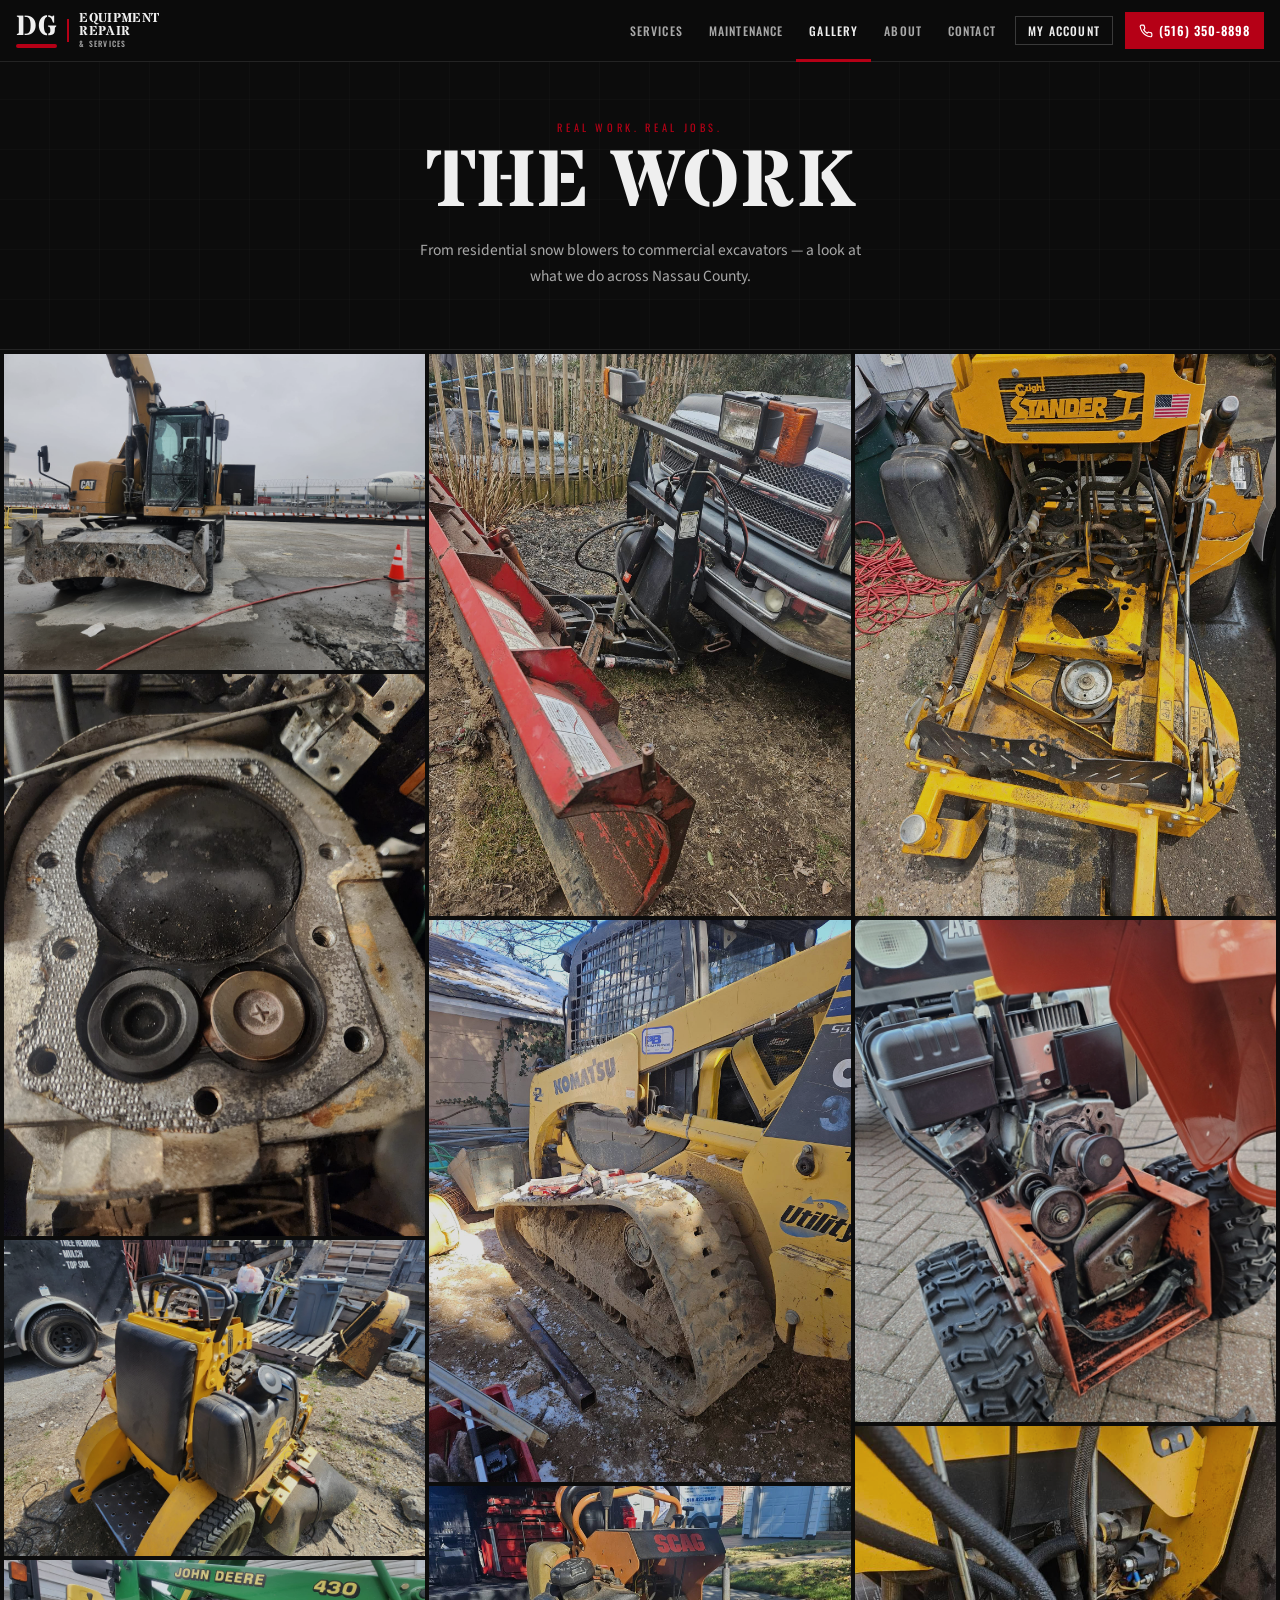
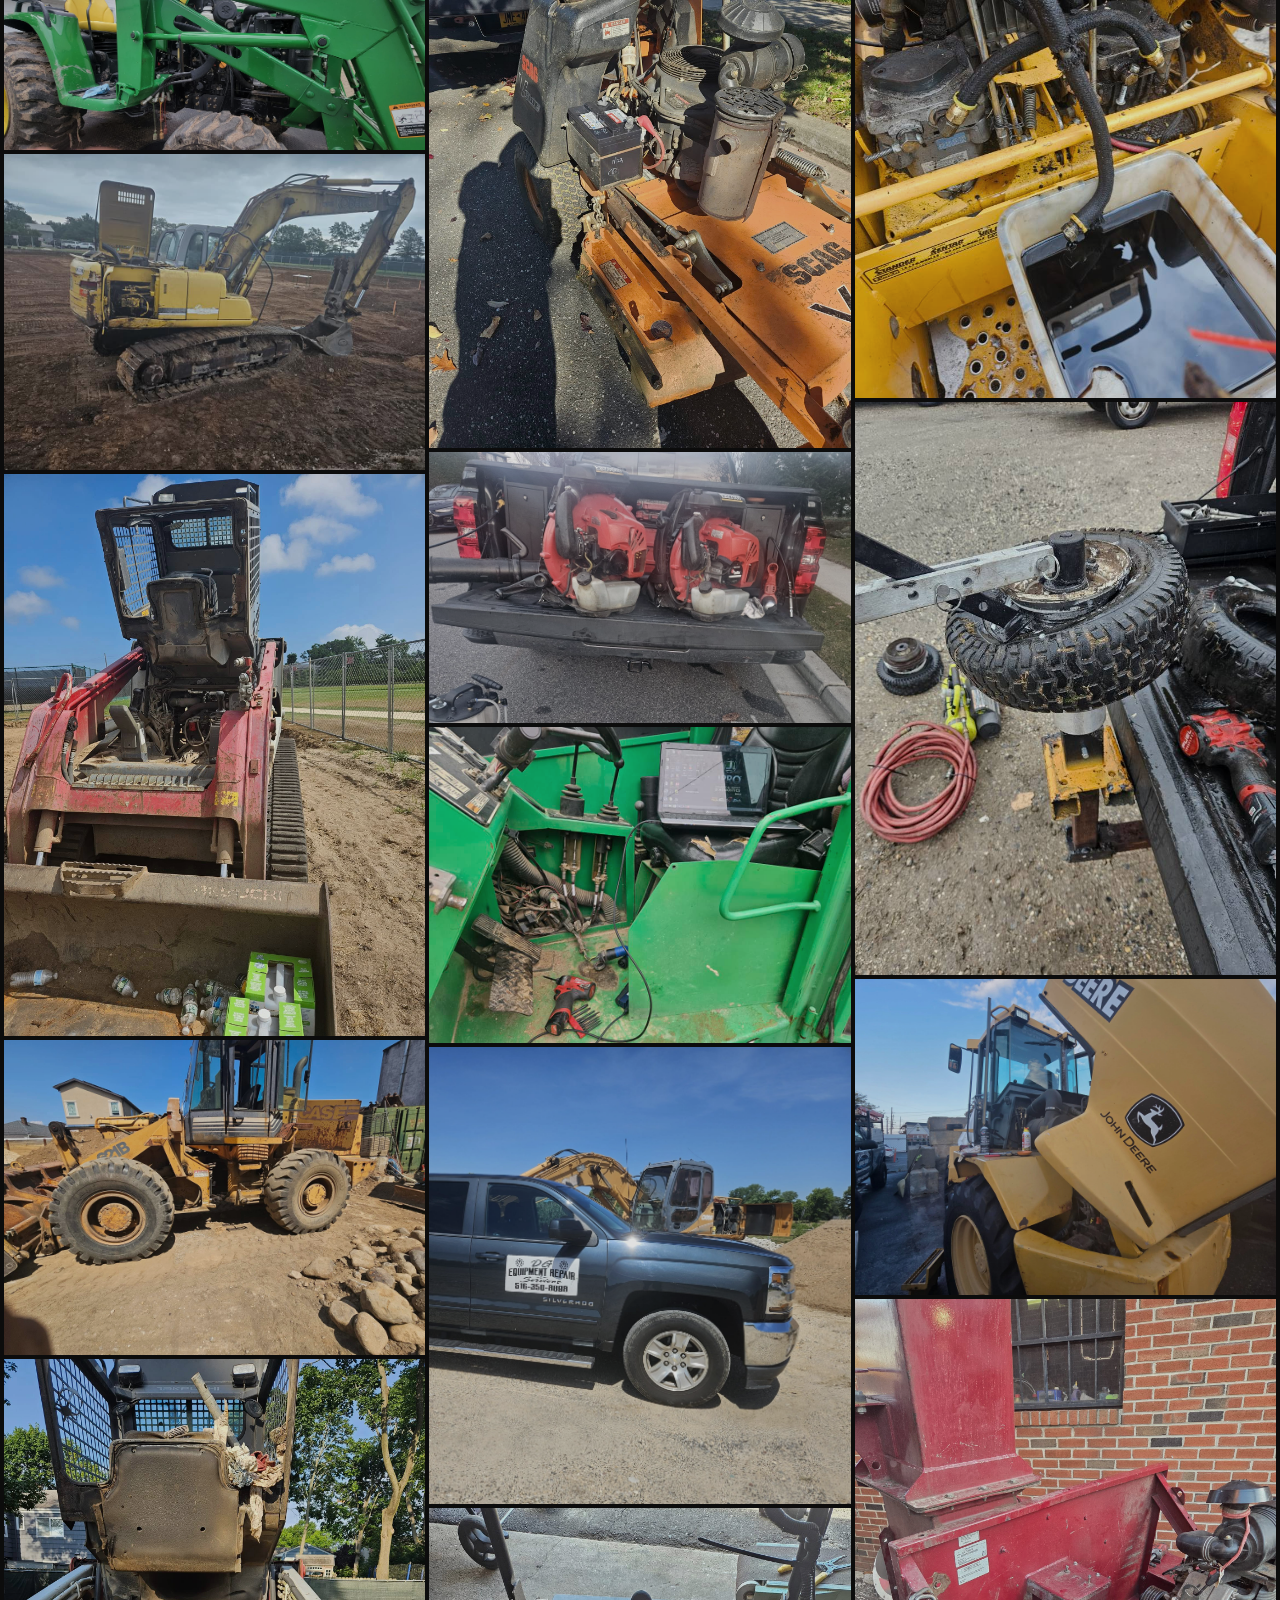
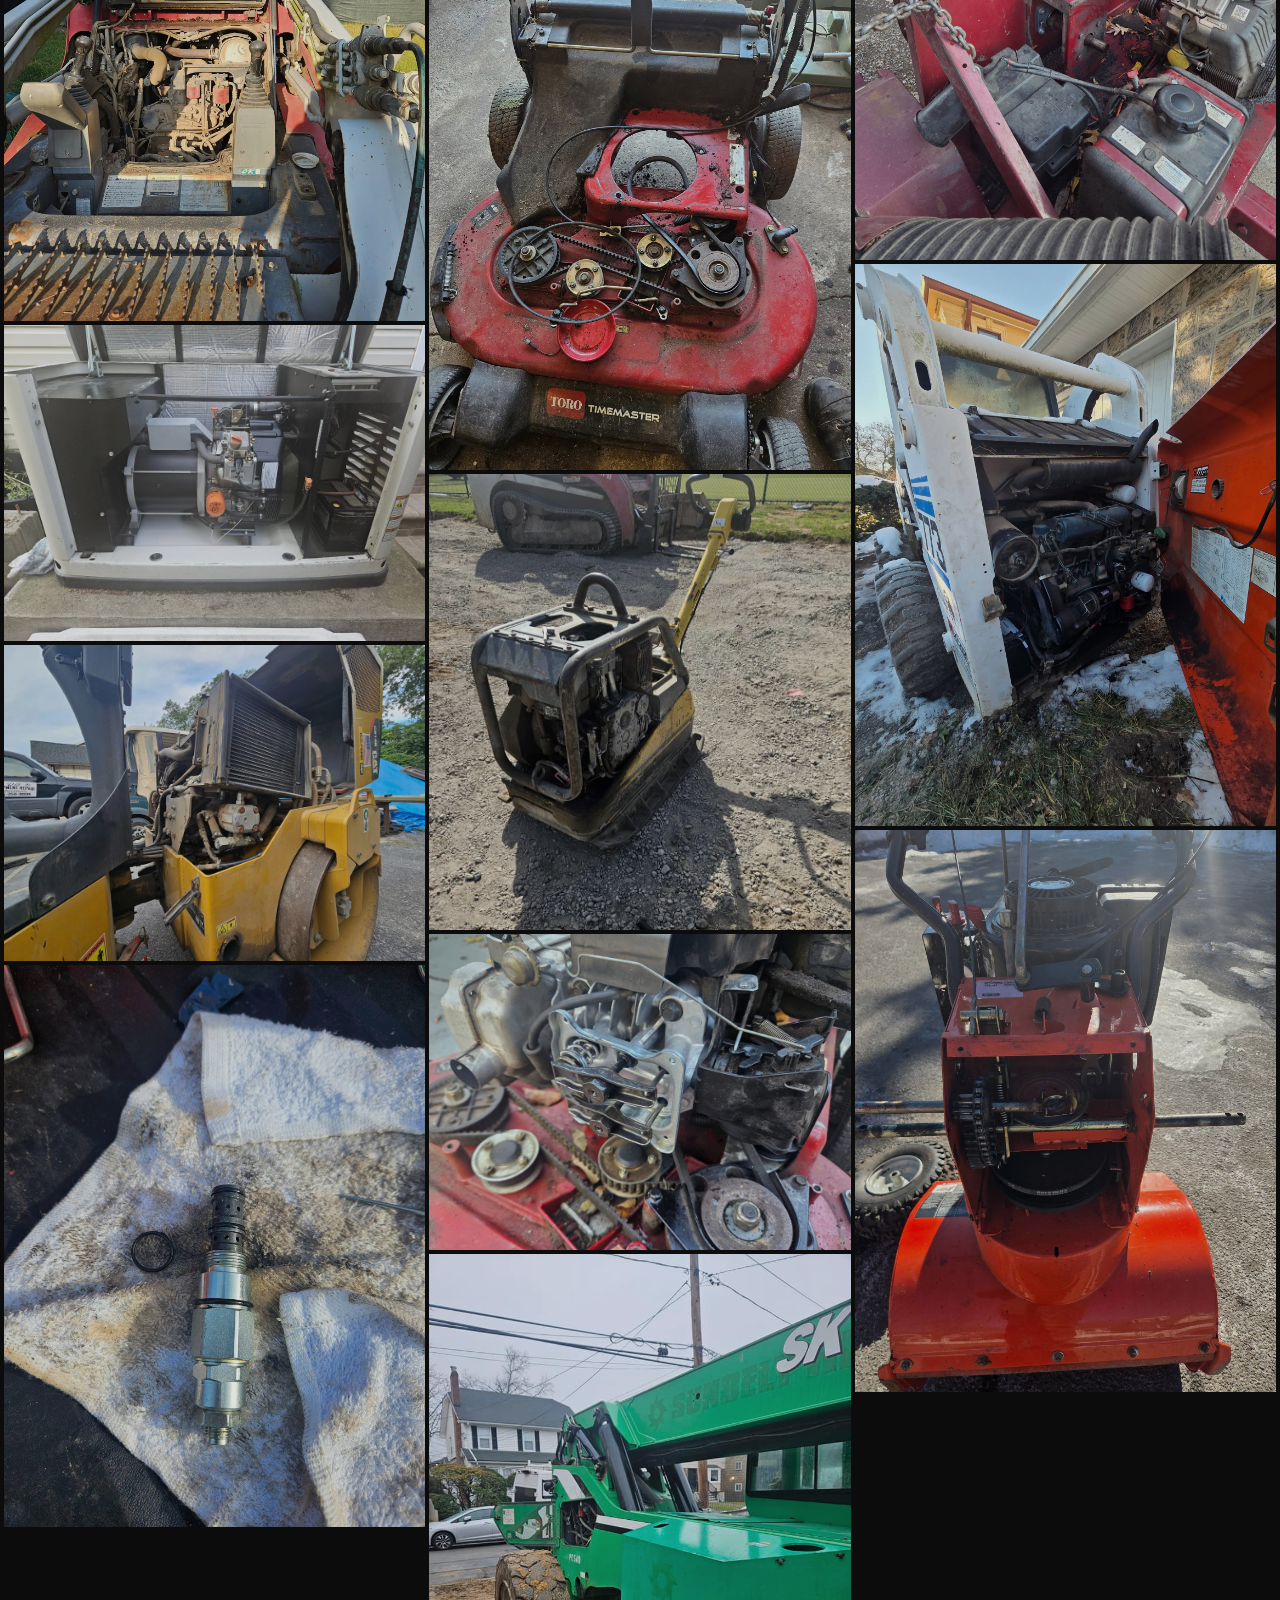
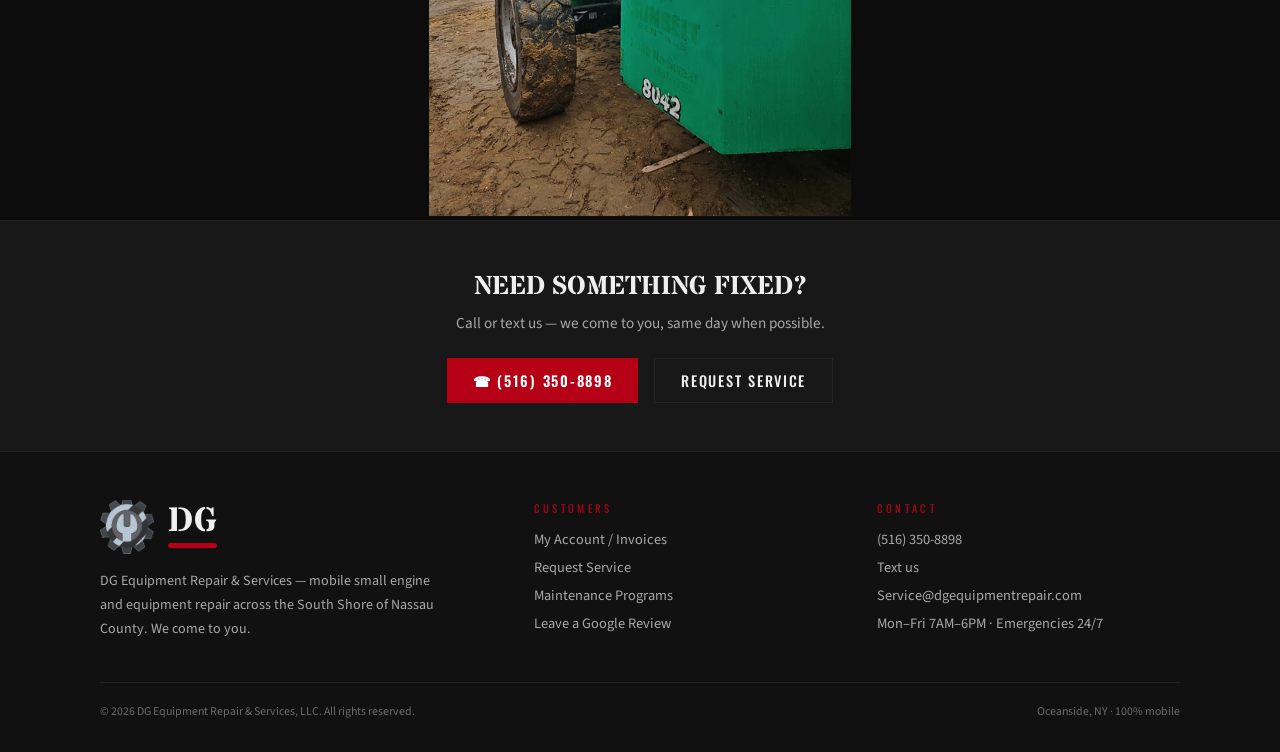
<file: gallery.html>
<!DOCTYPE html>
<html lang="en">
<head>
<meta charset="UTF-8">
<meta name="viewport" content="width=device-width, initial-scale=1.0">
<title>Work Gallery | DG Equipment Repair &amp; Services | Oceanside, NY</title>
<meta name="description" content="Photos of small engine, lawn mower and heavy equipment repair jobs by DG Equipment Repair &amp; Services, a mobile repair business in Oceanside, NY.">
<link rel="canonical" href="https://dgequipmentrepair.com/gallery.html">
<meta property="og:image" content="https://dgequipmentrepair.com/images/og-card.png">
<meta name="theme-color" content="#0c0c0c">
<link rel="icon" type="image/png" href="/images/favicon.png">
<link rel="apple-touch-icon" href="/images/apple-touch-icon.png">
<link rel="preconnect" href="https://fonts.googleapis.com">
<link rel="preconnect" href="https://fonts.gstatic.com" crossorigin>
<link href="https://fonts.googleapis.com/css2?family=Stardos+Stencil:wght@400;700&family=Oswald:wght@400;500;600;700&family=Source+Sans+3:wght@400;600&display=swap" rel="stylesheet">
<link rel="stylesheet" href="/assets/site.css">
<style>
*{margin:0;padding:0;box-sizing:border-box;}

body{background:var(--black);color:var(--white);font-family:'Source Sans 3',sans-serif;overflow-x:hidden;}
.page-header{padding:120px 1.5rem 60px;text-align:center;border-bottom:1px solid var(--border);position:relative;}
.page-header::before{content:'';position:absolute;inset:0;background:repeating-linear-gradient(0deg,transparent,transparent 49px,rgba(255,255,255,0.016) 49px,rgba(255,255,255,0.016) 50px),repeating-linear-gradient(90deg,transparent,transparent 49px,rgba(255,255,255,0.016) 49px,rgba(255,255,255,0.016) 50px);pointer-events:none;}
.eyebrow{font-family:'Oswald',sans-serif;font-size:0.65rem;letter-spacing:0.35em;text-transform:uppercase;color:var(--red);display:block;margin-bottom:0.6rem;}
.page-header h1{font-family:'Stardos Stencil',sans-serif;font-weight:700;font-size:clamp(2.5rem,7vw,5rem);text-transform:uppercase;color:var(--white);line-height:0.95;margin-bottom:1rem;}
.page-header p{font-size:0.97rem;color:var(--grey-light);max-width:460px;margin:0 auto;line-height:1.7;}
.gallery{padding:4px;columns:3;column-gap:4px;}
.g-item{break-inside:avoid;margin-bottom:4px;overflow:hidden;}
.g-item img{width:100%;display:block;filter:brightness(.88) saturate(.9);transition:filter .35s,transform .35s;}
.g-item:hover img{filter:brightness(1) saturate(1);transform:scale(1.02);}
.gallery-cta{background:var(--steel);border-top:1px solid var(--border);padding:3rem 1.5rem;text-align:center;}
.gallery-cta h3{font-family:'Stardos Stencil',sans-serif;font-weight:700;font-size:1.6rem;text-transform:uppercase;color:var(--white);margin-bottom:.5rem;}
.gallery-cta p{font-size:0.95rem;color:var(--grey-light);margin-bottom:1.5rem;}
.btn-red{background:var(--red);color:#fff;font-family:'Oswald',sans-serif;font-weight:600;font-size:0.9rem;letter-spacing:0.12em;text-transform:uppercase;padding:12px 26px;text-decoration:none;display:inline-block;margin:0 0.4rem;}
.btn-ghost{background:transparent;color:var(--white);font-family:'Oswald',sans-serif;font-weight:500;font-size:0.9rem;letter-spacing:0.12em;text-transform:uppercase;padding:11px 26px;text-decoration:none;border:1px solid var(--border);display:inline-block;margin:0 0.4rem;}
@media(max-width:768px){.gallery{columns:2;}}
@media(max-width:480px){.gallery{columns:1;}}
</style>
</head>
<body>
<a class="skip" href="#main">Skip to content</a>
<nav class="site-nav" aria-label="Main">
  <a href="/" class="dg-lockup" aria-label="DG Equipment Repair &amp; Services home">
    <span class="dg-mark"><span class="dg">DG</span><span class="bar"></span></span>
    <span class="divider"></span>
    <span class="words">Equipment<br>Repair<small>&amp; Services</small></span>
  </a>
  <button class="nav-toggle" aria-label="Menu" aria-expanded="false" aria-controls="nav-links"><span></span><span></span><span></span></button>
  <ul class="nav-links" id="nav-links">
    <li><a href="/#services">Services</a></li>
    <li><a href="/maintenance.html">Maintenance</a></li>
    <li><a href="/gallery.html" class="active">Gallery</a></li>
    <li><a href="/#about">About</a></li>
    <li><a href="/#contact">Contact</a></li>
    <li><a href="https://portal.dgequipmentrepair.com/" class="nav-account" target="_blank" rel="noopener">My Account</a></li>
  </ul>
  <a href="tel:5163508898" class="nav-call"><svg style="width:14px;height:14px;vertical-align:-2px;margin-right:6px" viewBox="0 0 24 24" fill="none" stroke="currentColor" stroke-width="2" stroke-linecap="round" stroke-linejoin="round" aria-hidden="true"><path d="M22 16.9v3a2 2 0 0 1-2.2 2 19.8 19.8 0 0 1-8.6-3.1 19.5 19.5 0 0 1-6-6A19.8 19.8 0 0 1 2.1 4.2 2 2 0 0 1 4.1 2h3a2 2 0 0 1 2 1.7c.1.9.4 1.8.7 2.7a2 2 0 0 1-.5 2.1L8 9.8a16 16 0 0 0 6 6l1.3-1.3a2 2 0 0 1 2.1-.4c.9.3 1.8.6 2.7.7a2 2 0 0 1 1.7 2z"/></svg>(516) 350-8898</a>
</nav>
<div class="page-header" id="main">
  <span class="eyebrow">Real Work. Real Jobs.</span>
  <h1>The Work</h1>
  <p>From residential snow blowers to commercial excavators — a look at what we do across Nassau County.</p>
</div>
<div class="gallery">
<div class="g-item"><img src="/images/474922274_592729153516476_8575872768788015747_n.jpg" alt="CAT wheeled excavator at the airport" loading="lazy"></div>
<div class="g-item"><img src="/images/475743928_596912909764767_5949589597337764939_n.jpg" alt="Engine block cover off during an engine repair" loading="lazy"></div>
<div class="g-item"><img src="/images/477600955_605416222247769_8021374060227819619_n.jpg" alt="Stand-on mower being serviced" loading="lazy"></div>
<div class="g-item"><img src="/images/478608820_596041373138866_4667812937747993668_n.jpg" alt="John Deere 430 tractor with loader" loading="lazy"></div>
<div class="g-item"><img src="/images/480095083_606314358824622_3169908968729212619_n.jpg" alt="Excavator on a construction site" loading="lazy"></div>
<div class="g-item"><img src="/images/480174180_606310272158364_2001883028343744992_n.jpg" alt="Compact track loader with cab open for service" loading="lazy"></div>
<div class="g-item"><img src="/images/480207302_606017492187642_3932072184454739919_n.jpg" alt="Wheel loader on a job site" loading="lazy"></div>
<div class="g-item"><img src="/images/480218347_606022318853826_7826147741695968998_n.jpg" alt="Skid steer engine compartment opened for repair" loading="lazy"></div>
<div class="g-item"><img src="/images/480257072_609148425207882_7224918066878448043_n.jpg" alt="Standby generator service" loading="lazy"></div>
<div class="g-item"><img src="/images/480359504_609142301875161_5866904215349811971_n.jpg" alt="Ride-on roller engine repair" loading="lazy"></div>
<div class="g-item"><img src="/images/480603350_609142238541834_6269547340149452564_n.jpg" alt="Hydraulic fitting replaced during repair" loading="lazy"></div>
<div class="g-item"><img src="/images/480628953_611133528342705_7805041257653858125_n.jpg" alt="Snow plow mounted on a truck" loading="lazy"></div>
<div class="g-item"><img src="/images/480690461_611899901599401_3222778921962443062_n.jpg" alt="Compact track loader repair" loading="lazy"></div>
<div class="g-item"><img src="/images/480705479_610663721723019_7193695343366453925_n.jpg" alt="Scag commercial mower engine repair" loading="lazy"></div>
<div class="g-item"><img src="/images/480736357_610976451691746_1106883096806117718_n.jpg" alt="Two backpack blowers ready for pickup" loading="lazy"></div>
<div class="g-item"><img src="/images/480827050_611238054998919_4841789307384111302_n.jpg" alt="John Deere tractor wiring repair" loading="lazy"></div>
<div class="g-item"><img src="/images/481018805_614502838005774_2370301018672193255_n.jpg" alt="DG Equipment Repair service truck on a job site" loading="lazy"></div>
<div class="g-item"><img src="/images/481074529_615161411273250_1613052299680057776_n.jpg" alt="Toro mower with the deck and engine opened up" loading="lazy"></div>
<div class="g-item"><img src="/images/481157838_613668381422553_5057067709127085501_n.jpg" alt="Plate compactor service" loading="lazy"></div>
<div class="g-item"><img src="/images/481220890_610661361723255_4038819025029781033_n.jpg" alt="Mower engine and pulleys on the bench" loading="lazy"></div>
<div class="g-item"><img src="/images/481248682_611238238332234_2145847657264438654_n.jpg" alt="Telehandler on a job site" loading="lazy"></div>
<div class="g-item"><img src="/images/481463900_615161334606591_6152013344480211974_n.jpg" alt="Stander mower with the engine removed" loading="lazy"></div>
<div class="g-item"><img src="/images/481996727_620988797357178_5325917412268486074_n.jpg" alt="Snowblower engine repair in progress" loading="lazy"></div>
<div class="g-item"><img src="/images/482107969_621679570621434_3833585716038141503_n.jpg" alt="Commercial mower fuel tank and engine bay" loading="lazy"></div>
<div class="g-item"><img src="/images/500321091_676420815147309_834641309295453347_n.jpg" alt="Wheel and tire repair on site" loading="lazy"></div>
<div class="g-item"><img src="/images/571263011_796739466448776_506222890107640238_n.jpg" alt="John Deere wheel loader" loading="lazy"></div>
<div class="g-item"><img src="/images/596929596_833757036080352_694068429349122883_n.jpg" alt="Wood chipper engine repair" loading="lazy"></div>
<div class="g-item"><img src="/images/611167135_854548700667852_1227265417178848765_n.jpg" alt="Skid steer diesel engine repair" loading="lazy"></div>
<div class="g-item"><img src="/images/634056704_887455510710504_7428690488042980469_n.jpg" alt="Snowblower auger housing being rebuilt" loading="lazy"></div>
</div>
<div class="gallery-cta">
  <h3>Need Something Fixed?</h3>
  <p>Call or text us — we come to you, same day when possible.</p>
  <a href="tel:5163508898" class="btn-red">&#9742; (516) 350-8898</a>
  <a href="https://portal.dgequipmentrepair.com/request" target="_blank" rel="noopener" class="btn-ghost">Request Service</a>
</div>
<footer class="site-footer">
  <div class="foot-grid">
    <div>
      <div class="foot-brand">
        <img src="/images/gear.png" alt="DG Equipment gear logo" width="54" height="54" loading="lazy">
        <span class="dg-mark"><span class="dg">DG</span><span class="bar"></span></span>
      </div>
      <p class="foot-about">DG Equipment Repair &amp; Services &mdash; mobile small engine and equipment repair across the South Shore of Nassau County. We come to you.</p>
    </div>
    <div>
      <div class="foot-h">Customers</div>
      <ul class="foot-list">
        <li><a href="https://portal.dgequipmentrepair.com/" target="_blank" rel="noopener">My Account / Invoices</a></li>
        <li><a href="https://portal.dgequipmentrepair.com/request" target="_blank" rel="noopener" rel="noopener">Request Service</a></li>
        <li><a href="/maintenance.html">Maintenance Programs</a></li>
        <li><a href="https://portal.dgequipmentrepair.com/review" target="_blank" rel="noopener">Leave a Google Review</a></li>
      </ul>
    </div>
    <div>
      <div class="foot-h">Contact</div>
      <ul class="foot-list">
        <li><a href="tel:5163508898">(516) 350-8898</a></li>
        <li><a href="sms:+15163508898">Text us</a></li>
        <li><a href="mailto:Service@dgequipmentrepair.com">Service@dgequipmentrepair.com</a></li>
        <li>Mon&ndash;Fri 7AM&ndash;6PM &middot; Emergencies 24/7</li>
      </ul>
    </div>
  </div>
  <div class="foot-copy">
    <span>&copy; <span id="year">2026</span> DG Equipment Repair &amp; Services, LLC. All rights reserved.</span>
    <span>Oceanside, NY &middot; 100% mobile</span>
  </div>
</footer>
<div class="action-bar" aria-label="Quick contact">
  <a href="tel:5163508898" class="primary"><svg viewBox="0 0 24 24" fill="none" stroke="currentColor" stroke-width="2" stroke-linecap="round" stroke-linejoin="round" aria-hidden="true"><path d="M22 16.9v3a2 2 0 0 1-2.2 2 19.8 19.8 0 0 1-8.6-3.1 19.5 19.5 0 0 1-6-6A19.8 19.8 0 0 1 2.1 4.2 2 2 0 0 1 4.1 2h3a2 2 0 0 1 2 1.7c.1.9.4 1.8.7 2.7a2 2 0 0 1-.5 2.1L8 9.8a16 16 0 0 0 6 6l1.3-1.3a2 2 0 0 1 2.1-.4c.9.3 1.8.6 2.7.7a2 2 0 0 1 1.7 2z"/></svg> Call</a>
  <a href="sms:+15163508898"><svg viewBox="0 0 24 24" fill="none" stroke="currentColor" stroke-width="2" stroke-linecap="round" stroke-linejoin="round" aria-hidden="true"><path d="M21 15a2 2 0 0 1-2 2H7l-4 4V5a2 2 0 0 1 2-2h14a2 2 0 0 1 2 2z"/></svg> Text</a>
  <a href="https://portal.dgequipmentrepair.com/request" target="_blank" rel="noopener" rel="noopener"><svg viewBox="0 0 24 24" fill="none" stroke="currentColor" stroke-width="2" stroke-linecap="round" stroke-linejoin="round" aria-hidden="true"><path d="M14.7 6.3a1 1 0 0 0 0 1.4l1.6 1.6a1 1 0 0 0 1.4 0l3.8-3.8a6 6 0 0 1-7.9 7.9l-6.9 6.9a2.1 2.1 0 0 1-3-3l6.9-6.9a6 6 0 0 1 7.9-7.9z"/></svg> Request</a>
</div>
<script src="/assets/site.js" defer></script>
</body>
</html>
</file>
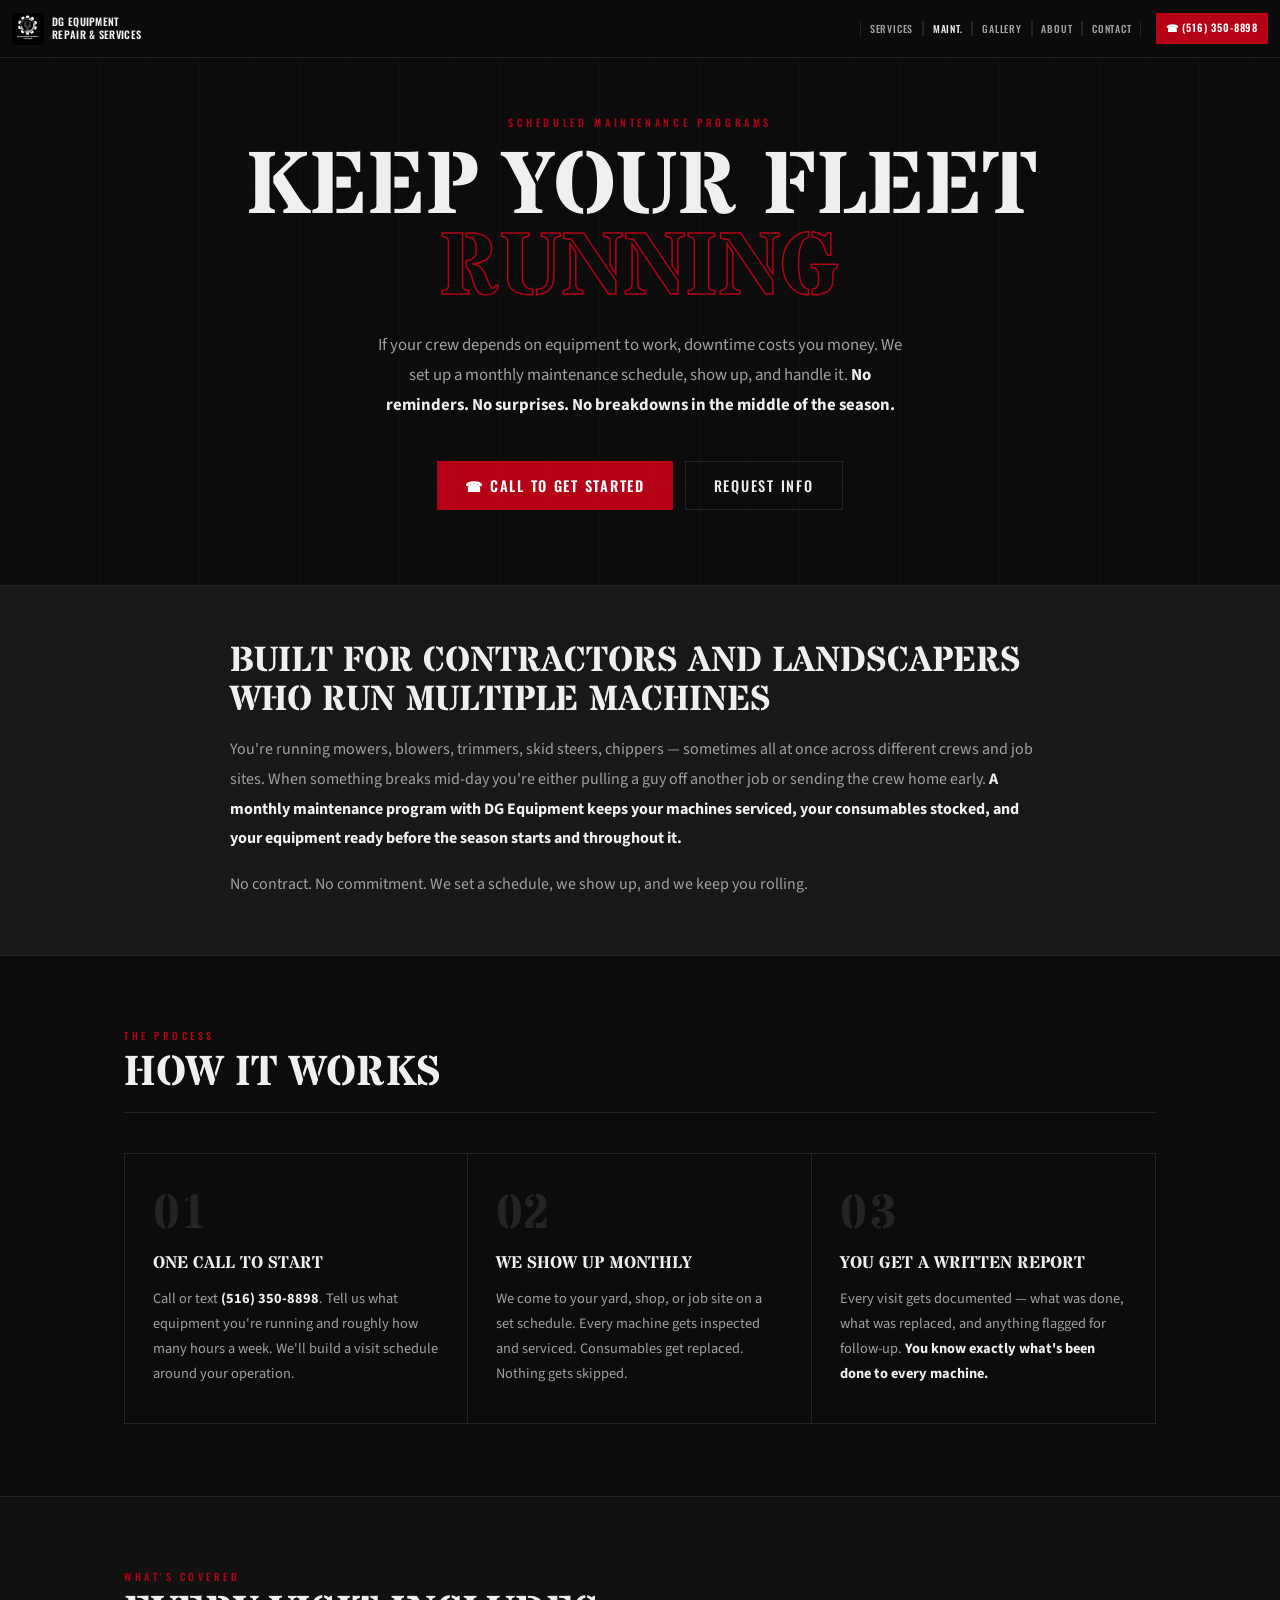
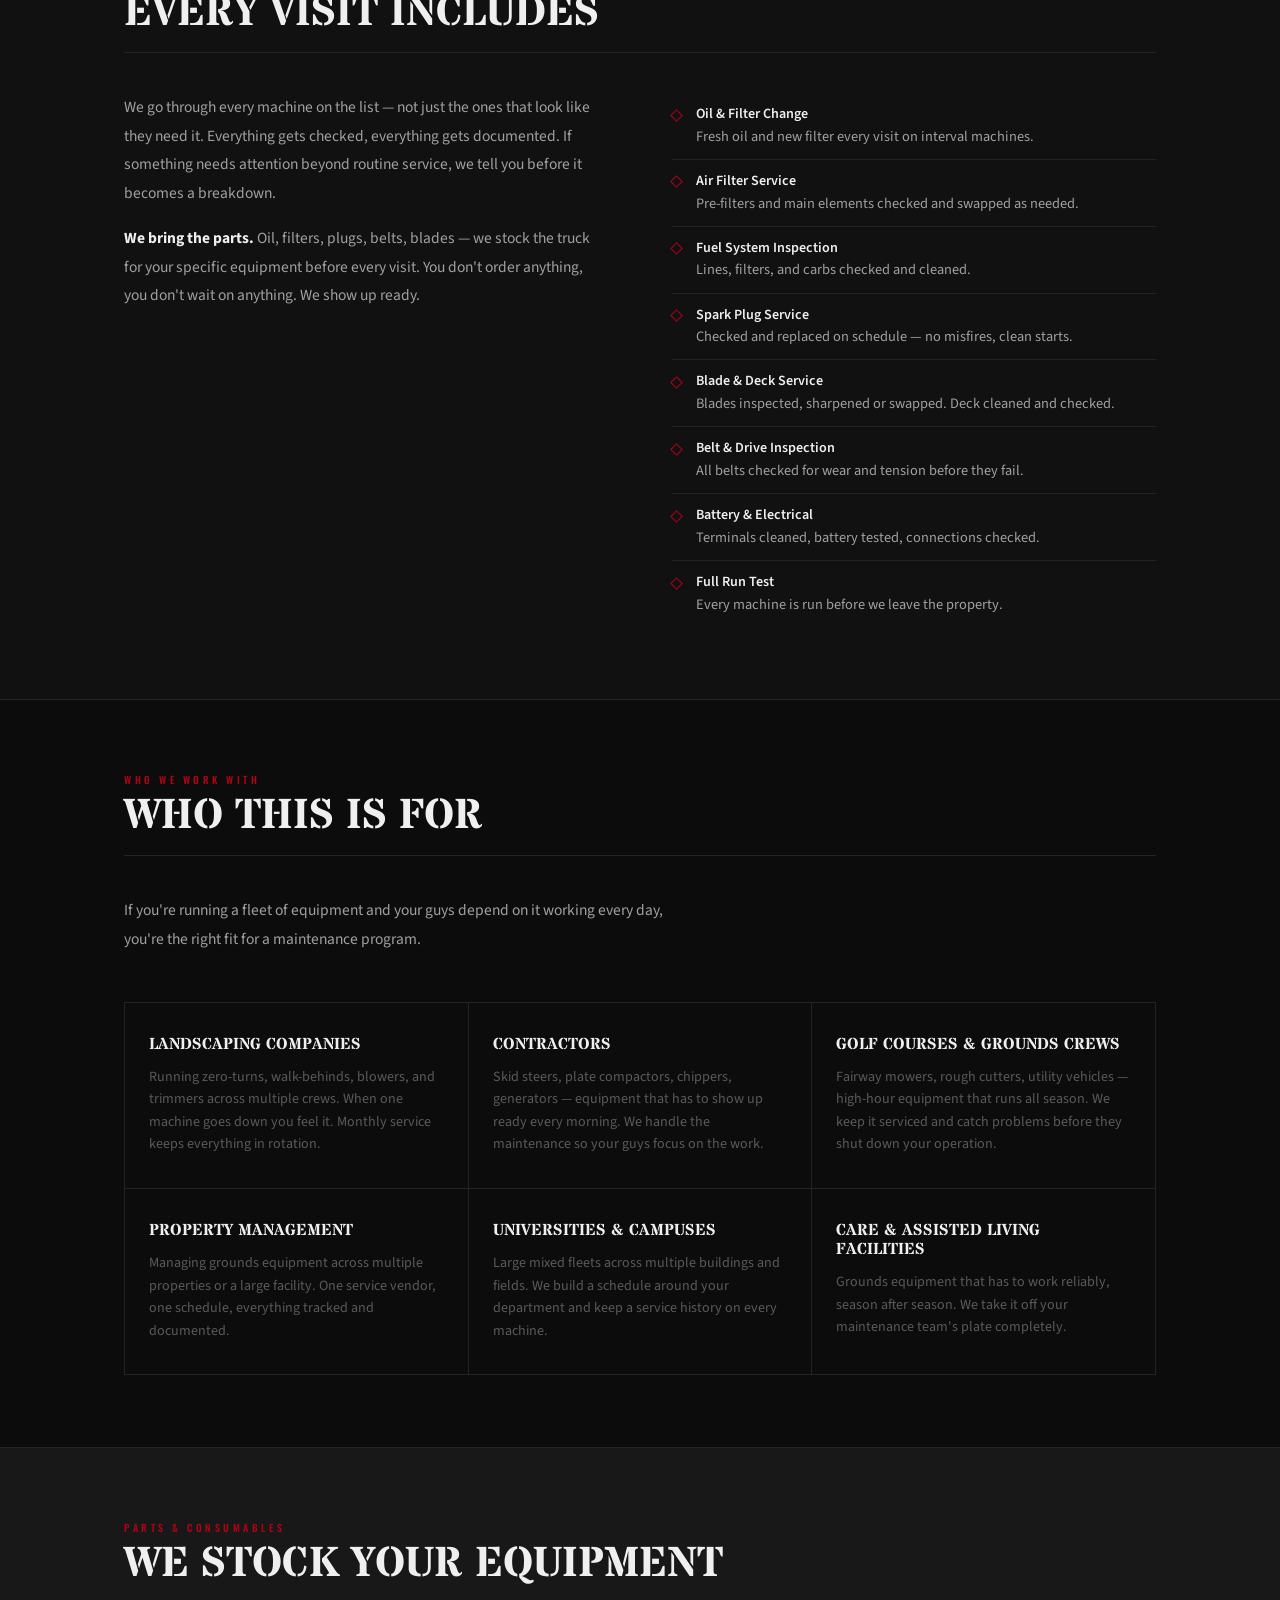
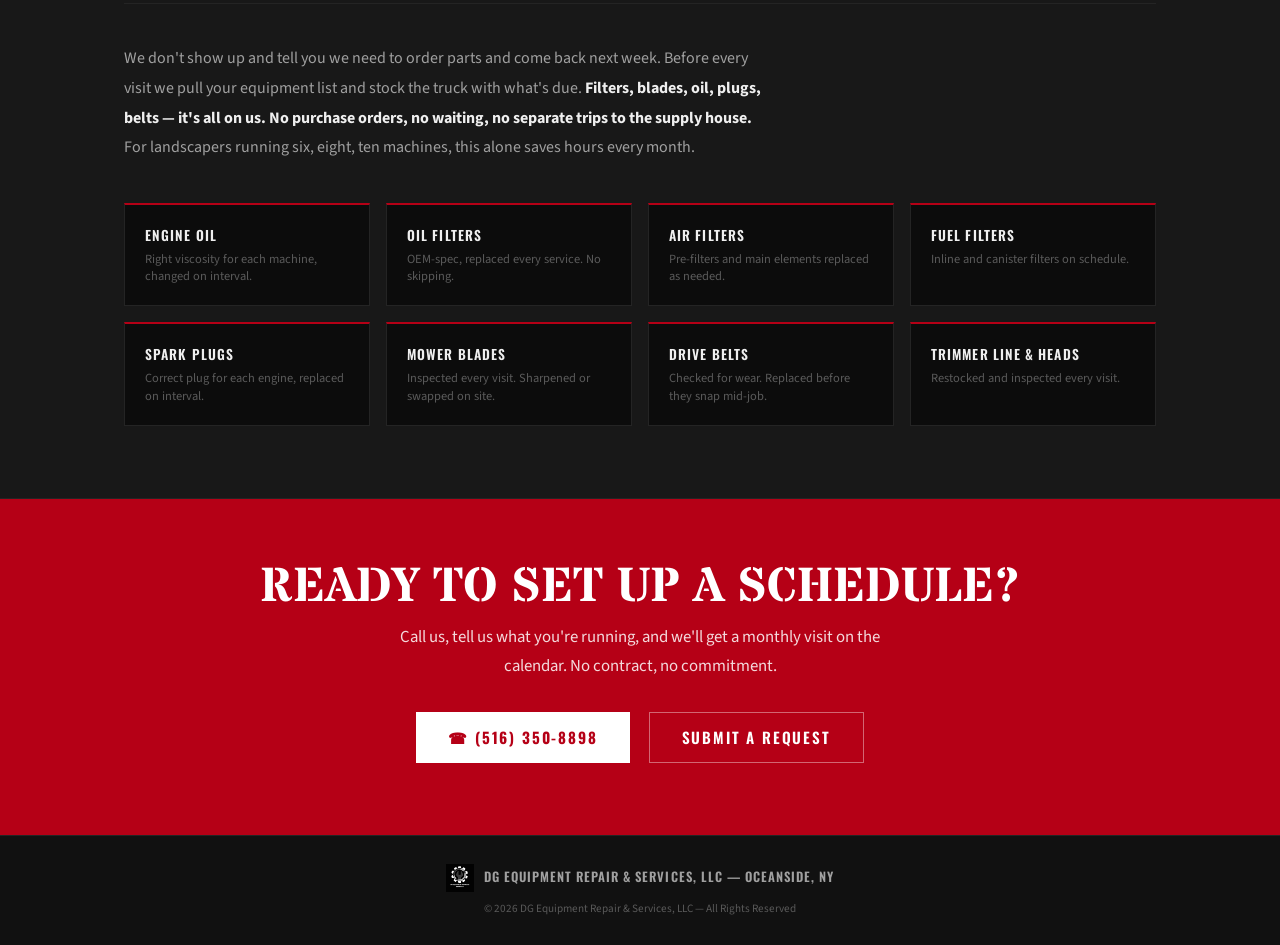
<file: maintenance (1).html>
<!DOCTYPE html>
<html lang="en">
<head>
<meta charset="UTF-8">
<meta name="viewport" content="width=device-width, initial-scale=1.0">
<meta name="description" content="DG Equipment Repair & Services — Scheduled maintenance for landscapers and contractors across Nassau County, NY.">
<title>Scheduled Maintenance | DG Equipment Repair & Services</title>
<link rel="preconnect" href="https://fonts.googleapis.com">
<link href="https://fonts.googleapis.com/css2?family=Stardos+Stencil:wght@400;700&family=Oswald:wght@400;500;600;700&family=Source+Sans+3:wght@400;600&display=swap" rel="stylesheet">
<style>
*{margin:0;padding:0;box-sizing:border-box;}
:root{--red:#B50016;--black:#0c0c0c;--dark:#111;--steel:#181818;--border:#242424;--grey-mid:#5a5a5a;--grey-light:#a0a0a0;--white:#efefef;}
html{scroll-behavior:smooth;}
body{background:var(--black);color:var(--white);font-family:'Source Sans 3',sans-serif;overflow-x:hidden;line-height:1.6;}
nav{position:fixed;top:0;left:0;right:0;z-index:999;background:rgba(12,12,12,0.98);border-bottom:1px solid var(--border);display:flex;align-items:center;padding:0 0.75rem;height:58px;gap:0.5rem;flex-wrap:nowrap;overflow:hidden;}
.nav-left{display:flex;align-items:center;gap:8px;text-decoration:none;flex-shrink:0;}
.nav-left img{height:32px;width:32px;object-fit:contain;flex-shrink:0;}
.nav-brand{font-family:'Oswald',sans-serif;font-size:0.65rem;font-weight:600;letter-spacing:0.03em;text-transform:uppercase;color:var(--white);line-height:1.2;white-space:nowrap;}
.nav-links{display:flex;list-style:none;margin-left:auto;flex-shrink:0;}
.nav-links a{font-family:'Oswald',sans-serif;font-weight:500;font-size:0.62rem;letter-spacing:0.08em;text-transform:uppercase;color:var(--grey-light);text-decoration:none;padding:0 0.55rem;line-height:58px;border-left:1px solid var(--border);transition:color .2s;white-space:nowrap;}
.nav-links a:last-child{border-right:1px solid var(--border);}
.nav-links a:hover,.nav-links a.active{color:var(--white);}
.nav-call{flex-shrink:0;font-family:'Oswald',sans-serif;font-weight:600;font-size:0.65rem;letter-spacing:0.08em;text-transform:uppercase;background:var(--red);color:#fff;padding:7px 10px;text-decoration:none;white-space:nowrap;margin-left:0.4rem;}

.hero{min-height:65vh;background:#0c0c0c;display:flex;flex-direction:column;align-items:center;justify-content:center;text-align:center;padding:110px 1.5rem 70px;position:relative;overflow:hidden;}
.hero::before{content:'';position:absolute;inset:0;background:repeating-linear-gradient(0deg,transparent,transparent 49px,rgba(255,255,255,0.016) 49px,rgba(255,255,255,0.016) 50px),repeating-linear-gradient(90deg,transparent,transparent 49px,rgba(255,255,255,0.016) 49px,rgba(255,255,255,0.016) 50px);pointer-events:none;}
.hero-eyebrow{font-family:'Oswald',sans-serif;font-size:0.65rem;font-weight:500;letter-spacing:0.35em;text-transform:uppercase;color:var(--red);margin-bottom:1rem;}
.hero h1{font-family:'Stardos Stencil',sans-serif;font-weight:700;font-size:clamp(2.5rem,8vw,5.5rem);line-height:0.92;text-transform:uppercase;color:var(--white);margin-bottom:1.25rem;}
.hero h1 .accent{display:block;-webkit-text-stroke:1.5px var(--red);color:transparent;}
.hero-sub{font-size:1.05rem;color:var(--grey-light);max-width:540px;margin:0 auto 2.5rem;line-height:1.8;}
.hero-sub strong{color:var(--white);}
.hero-btns{display:flex;gap:0.75rem;flex-wrap:wrap;justify-content:center;}
.btn-red{background:var(--red);color:#fff;font-family:'Oswald',sans-serif;font-weight:600;font-size:0.9rem;letter-spacing:0.12em;text-transform:uppercase;padding:13px 28px;text-decoration:none;border:none;cursor:pointer;transition:opacity .2s;display:inline-block;}
.btn-red:hover{opacity:.85;}
.btn-ghost{background:transparent;color:var(--white);font-family:'Oswald',sans-serif;font-weight:500;font-size:0.9rem;letter-spacing:0.12em;text-transform:uppercase;padding:12px 28px;text-decoration:none;border:1px solid var(--border);transition:border-color .2s;display:inline-block;}
.btn-ghost:hover{border-color:var(--grey-mid);}

.pitch{background:var(--steel);border-top:1px solid var(--border);border-bottom:1px solid var(--border);padding:3.5rem 1.5rem;}
.pitch-inner{max-width:820px;margin:0 auto;}
.pitch h2{font-family:'Stardos Stencil',sans-serif;font-weight:700;font-size:clamp(1.5rem,3vw,2.2rem);text-transform:uppercase;color:var(--white);margin-bottom:1rem;line-height:1.1;}
.pitch p{font-size:1rem;color:var(--grey-light);line-height:1.85;}
.pitch p strong{color:var(--white);}
.pitch p+p{margin-top:1rem;}

.wrap{max-width:1080px;margin:0 auto;padding:4.5rem 1.5rem;}
.eyebrow{font-family:'Oswald',sans-serif;font-size:0.63rem;font-weight:500;letter-spacing:0.35em;text-transform:uppercase;color:var(--red);margin-bottom:.5rem;display:block;}
.sec-title{font-family:'Stardos Stencil',sans-serif;font-weight:700;font-size:clamp(1.8rem,4vw,2.6rem);text-transform:uppercase;line-height:1;margin-bottom:2.5rem;padding-bottom:1.1rem;border-bottom:1px solid var(--border);}

.steps{display:grid;grid-template-columns:repeat(3,1fr);gap:0;border:1px solid var(--border);}
.step{padding:2.25rem 1.75rem;border-right:1px solid var(--border);}
.step:last-child{border-right:none;}
.step-num{font-family:'Stardos Stencil',sans-serif;font-weight:700;font-size:3rem;color:var(--border);line-height:1;margin-bottom:1rem;}
.step-title{font-family:'Stardos Stencil',sans-serif;font-weight:700;font-size:1.05rem;text-transform:uppercase;color:var(--white);margin-bottom:0.75rem;line-height:1.2;}
.step-desc{font-size:0.9rem;color:var(--grey-light);line-height:1.75;}
.step-desc strong{color:var(--white);}

.included-bg{background:var(--dark);border-top:1px solid var(--border);border-bottom:1px solid var(--border);}
.included-grid{display:grid;grid-template-columns:1fr 1fr;gap:4rem;align-items:start;}
.included-text p{font-size:0.97rem;color:var(--grey-light);line-height:1.85;margin-bottom:1rem;}
.included-text p strong{color:var(--white);}
.checklist{list-style:none;}
.checklist li{font-size:0.9rem;color:var(--grey-light);padding:0.75rem 0 0.75rem 1.5rem;position:relative;border-bottom:1px solid var(--border);line-height:1.4;}
.checklist li:last-child{border-bottom:none;}
.checklist li::before{content:'';position:absolute;left:0;top:1.1rem;width:7px;height:7px;border:1px solid var(--red);transform:rotate(45deg);}
.checklist li span{color:var(--white);font-weight:600;display:block;font-size:0.88rem;margin-bottom:2px;}

.who-grid{display:grid;grid-template-columns:repeat(3,1fr);gap:1px;background:var(--border);border:1px solid var(--border);margin-top:3rem;}
.who-card{background:var(--black);padding:2rem 1.5rem;position:relative;transition:background .2s;}
.who-card:hover{background:var(--steel);}
.who-card::before{content:'';position:absolute;top:0;left:0;width:0;height:2px;background:var(--red);transition:width .3s;}
.who-card:hover::before{width:100%;}
.who-name{font-family:'Stardos Stencil',sans-serif;font-weight:700;font-size:1rem;text-transform:uppercase;color:var(--white);margin-bottom:0.75rem;line-height:1.2;}
.who-desc{font-size:0.88rem;color:var(--grey-mid);line-height:1.6;}

.consumables-bg{background:var(--steel);border-top:1px solid var(--border);border-bottom:1px solid var(--border);}
.consumables-intro{max-width:640px;margin-bottom:2.5rem;}
.consumables-intro p{font-size:1rem;color:var(--grey-light);line-height:1.85;}
.consumables-intro p strong{color:var(--white);}
.consumables-grid{display:grid;grid-template-columns:repeat(4,1fr);gap:1rem;}
.consumable{background:var(--black);border:1px solid var(--border);padding:1.25rem;border-top:2px solid var(--red);}
.consumable-name{font-family:'Oswald',sans-serif;font-weight:600;font-size:0.85rem;letter-spacing:0.08em;text-transform:uppercase;color:var(--white);margin-bottom:4px;}
.consumable-desc{font-size:0.78rem;color:var(--grey-mid);line-height:1.4;}

.cta-section{background:var(--red);padding:4rem 1.5rem;text-align:center;}
.cta-section h2{font-family:'Stardos Stencil',sans-serif;font-weight:700;font-size:clamp(1.8rem,4vw,3rem);text-transform:uppercase;color:#fff;margin-bottom:0.75rem;line-height:1;}
.cta-section p{color:rgba(255,255,255,.85);font-size:1.05rem;margin-bottom:2rem;max-width:480px;margin-left:auto;margin-right:auto;line-height:1.7;}
.btn-white{background:#fff;color:var(--red);font-family:'Oswald',sans-serif;font-weight:700;font-size:0.95rem;letter-spacing:0.12em;text-transform:uppercase;padding:13px 32px;text-decoration:none;display:inline-block;transition:opacity .2s;margin:0 0.5rem 0.5rem;}
.btn-white:hover{opacity:.9;}
.btn-white-ghost{background:transparent;color:#fff;font-family:'Oswald',sans-serif;font-weight:600;font-size:0.95rem;letter-spacing:0.12em;text-transform:uppercase;padding:12px 32px;text-decoration:none;display:inline-block;border:1px solid rgba(255,255,255,.4);margin:0 0.5rem 0.5rem;}
.btn-white-ghost:hover{border-color:#fff;}

footer{background:var(--dark);border-top:1px solid var(--border);padding:1.75rem 1.5rem;text-align:center;}
.foot-inner{display:flex;align-items:center;justify-content:center;gap:10px;margin-bottom:.5rem;}
.foot-inner img{height:28px;object-fit:contain;}
.foot-brand{font-family:'Oswald',sans-serif;font-weight:600;font-size:.8rem;letter-spacing:.08em;text-transform:uppercase;color:var(--grey-light);}
.foot-copy{font-size:.7rem;color:var(--grey-mid);}

@media(max-width:768px){
  .steps{grid-template-columns:1fr;}
  .step{border-right:none;border-bottom:1px solid var(--border);}
  .step:last-child{border-bottom:none;}
  .included-grid{grid-template-columns:1fr;gap:2.5rem;}
  .who-grid{grid-template-columns:1fr 1fr;}
  .consumables-grid{grid-template-columns:1fr 1fr;}
  .wrap{padding:3rem 1.25rem;}
}
</style>
</head>
<body>

<nav>
  <a href="index.html" class="nav-left">
    <img src="[data-uri]" alt="DG Equipment">
    <div class="nav-brand">DG Equipment<br>Repair &amp; Services</div>
  </a>
  <ul class="nav-links">
    <li><a href="index.html#services">Services</a></li>
    <li><a href="maintenance.html" class="active">Maint.</a></li>
    <li><a href="gallery.html">Gallery</a></li>
    <li><a href="index.html#about">About</a></li>
    <li><a href="index.html#contact">Contact</a></li>
  </ul>
  <a href="tel:5163508898" class="nav-call">&#9742; (516) 350-8898</a>
</nav>

<div class="hero">
  <div class="hero-eyebrow">Scheduled Maintenance Programs</div>
  <h1>Keep Your Fleet<br><span class="accent">Running</span></h1>
  <p class="hero-sub">If your crew depends on equipment to work, downtime costs you money. We set up a monthly maintenance schedule, show up, and handle it. <strong>No reminders. No surprises. No breakdowns in the middle of the season.</strong></p>
  <div class="hero-btns">
    <a href="tel:5163508898" class="btn-red">&#9742; Call to Get Started</a>
    <a href="https://ServiceRequest.dgequipmentrepair.com" target="_blank" class="btn-ghost">Request Info</a>
  </div>
</div>

<div class="pitch">
  <div class="pitch-inner">
    <h2>Built for Contractors and Landscapers Who Run Multiple Machines</h2>
    <p>You're running mowers, blowers, trimmers, skid steers, chippers — sometimes all at once across different crews and job sites. When something breaks mid-day you're either pulling a guy off another job or sending the crew home early. <strong>A monthly maintenance program with DG Equipment keeps your machines serviced, your consumables stocked, and your equipment ready before the season starts and throughout it.</strong></p>
    <p>No contract. No commitment. We set a schedule, we show up, and we keep you rolling.</p>
  </div>
</div>

<div class="wrap">
  <span class="eyebrow">The Process</span>
  <h2 class="sec-title">How It Works</h2>
  <div class="steps">
    <div class="step">
      <div class="step-num">01</div>
      <div class="step-title">One Call to Start</div>
      <div class="step-desc">Call or text <strong>(516) 350-8898</strong>. Tell us what equipment you're running and roughly how many hours a week. We'll build a visit schedule around your operation.</div>
    </div>
    <div class="step">
      <div class="step-num">02</div>
      <div class="step-title">We Show Up Monthly</div>
      <div class="step-desc">We come to your yard, shop, or job site on a set schedule. Every machine gets inspected and serviced. Consumables get replaced. Nothing gets skipped.</div>
    </div>
    <div class="step">
      <div class="step-num">03</div>
      <div class="step-title">You Get a Written Report</div>
      <div class="step-desc">Every visit gets documented — what was done, what was replaced, and anything flagged for follow-up. <strong>You know exactly what's been done to every machine.</strong></div>
    </div>
  </div>
</div>

<div class="included-bg">
  <div class="wrap">
    <span class="eyebrow">What's Covered</span>
    <h2 class="sec-title">Every Visit Includes</h2>
    <div class="included-grid">
      <div class="included-text">
        <p>We go through every machine on the list — not just the ones that look like they need it. Everything gets checked, everything gets documented. If something needs attention beyond routine service, we tell you before it becomes a breakdown.</p>
        <p><strong>We bring the parts.</strong> Oil, filters, plugs, belts, blades — we stock the truck for your specific equipment before every visit. You don't order anything, you don't wait on anything. We show up ready.</p>
      </div>
      <div>
        <ul class="checklist">
          <li><span>Oil &amp; Filter Change</span>Fresh oil and new filter every visit on interval machines.</li>
          <li><span>Air Filter Service</span>Pre-filters and main elements checked and swapped as needed.</li>
          <li><span>Fuel System Inspection</span>Lines, filters, and carbs checked and cleaned.</li>
          <li><span>Spark Plug Service</span>Checked and replaced on schedule — no misfires, clean starts.</li>
          <li><span>Blade &amp; Deck Service</span>Blades inspected, sharpened or swapped. Deck cleaned and checked.</li>
          <li><span>Belt &amp; Drive Inspection</span>All belts checked for wear and tension before they fail.</li>
          <li><span>Battery &amp; Electrical</span>Terminals cleaned, battery tested, connections checked.</li>
          <li><span>Full Run Test</span>Every machine is run before we leave the property.</li>
        </ul>
      </div>
    </div>
  </div>
</div>

<div class="wrap">
  <span class="eyebrow">Who We Work With</span>
  <h2 class="sec-title">Who This Is For</h2>
  <p style="color:var(--grey-light);max-width:580px;line-height:1.85;font-size:0.97rem;">If you're running a fleet of equipment and your guys depend on it working every day, you're the right fit for a maintenance program.</p>
  <div class="who-grid">
    <div class="who-card">
      <div class="who-name">Landscaping Companies</div>
      <div class="who-desc">Running zero-turns, walk-behinds, blowers, and trimmers across multiple crews. When one machine goes down you feel it. Monthly service keeps everything in rotation.</div>
    </div>
    <div class="who-card">
      <div class="who-name">Contractors</div>
      <div class="who-desc">Skid steers, plate compactors, chippers, generators — equipment that has to show up ready every morning. We handle the maintenance so your guys focus on the work.</div>
    </div>
    <div class="who-card">
      <div class="who-name">Golf Courses &amp; Grounds Crews</div>
      <div class="who-desc">Fairway mowers, rough cutters, utility vehicles — high-hour equipment that runs all season. We keep it serviced and catch problems before they shut down your operation.</div>
    </div>
    <div class="who-card">
      <div class="who-name">Property Management</div>
      <div class="who-desc">Managing grounds equipment across multiple properties or a large facility. One service vendor, one schedule, everything tracked and documented.</div>
    </div>
    <div class="who-card">
      <div class="who-name">Universities &amp; Campuses</div>
      <div class="who-desc">Large mixed fleets across multiple buildings and fields. We build a schedule around your department and keep a service history on every machine.</div>
    </div>
    <div class="who-card">
      <div class="who-name">Care &amp; Assisted Living Facilities</div>
      <div class="who-desc">Grounds equipment that has to work reliably, season after season. We take it off your maintenance team's plate completely.</div>
    </div>
  </div>
</div>

<div class="consumables-bg">
  <div class="wrap">
    <span class="eyebrow">Parts &amp; Consumables</span>
    <h2 class="sec-title">We Stock Your Equipment</h2>
    <div class="consumables-intro">
      <p>We don't show up and tell you we need to order parts and come back next week. Before every visit we pull your equipment list and stock the truck with what's due. <strong>Filters, blades, oil, plugs, belts — it's all on us. No purchase orders, no waiting, no separate trips to the supply house.</strong> For landscapers running six, eight, ten machines, this alone saves hours every month.</p>
    </div>
    <div class="consumables-grid">
      <div class="consumable"><div class="consumable-name">Engine Oil</div><div class="consumable-desc">Right viscosity for each machine, changed on interval.</div></div>
      <div class="consumable"><div class="consumable-name">Oil Filters</div><div class="consumable-desc">OEM-spec, replaced every service. No skipping.</div></div>
      <div class="consumable"><div class="consumable-name">Air Filters</div><div class="consumable-desc">Pre-filters and main elements replaced as needed.</div></div>
      <div class="consumable"><div class="consumable-name">Fuel Filters</div><div class="consumable-desc">Inline and canister filters on schedule.</div></div>
      <div class="consumable"><div class="consumable-name">Spark Plugs</div><div class="consumable-desc">Correct plug for each engine, replaced on interval.</div></div>
      <div class="consumable"><div class="consumable-name">Mower Blades</div><div class="consumable-desc">Inspected every visit. Sharpened or swapped on site.</div></div>
      <div class="consumable"><div class="consumable-name">Drive Belts</div><div class="consumable-desc">Checked for wear. Replaced before they snap mid-job.</div></div>
      <div class="consumable"><div class="consumable-name">Trimmer Line &amp; Heads</div><div class="consumable-desc">Restocked and inspected every visit.</div></div>
    </div>
  </div>
</div>

<div class="cta-section">
  <h2>Ready to Set Up a Schedule?</h2>
  <p>Call us, tell us what you're running, and we'll get a monthly visit on the calendar. No contract, no commitment.</p>
  <a href="tel:5163508898" class="btn-white">&#9742; (516) 350-8898</a>
  <a href="https://ServiceRequest.dgequipmentrepair.com" target="_blank" class="btn-white-ghost">Submit a Request</a>
</div>

<footer>
  <div class="foot-inner">
    <img src="[data-uri]" alt="DG Equipment">
    <div class="foot-brand">DG Equipment Repair &amp; Services, LLC &mdash; Oceanside, NY</div>
  </div>
  <div class="foot-copy">&copy; 2026 DG Equipment Repair &amp; Services, LLC &mdash; All Rights Reserved</div>
</footer>
</body>
</html>
</file>
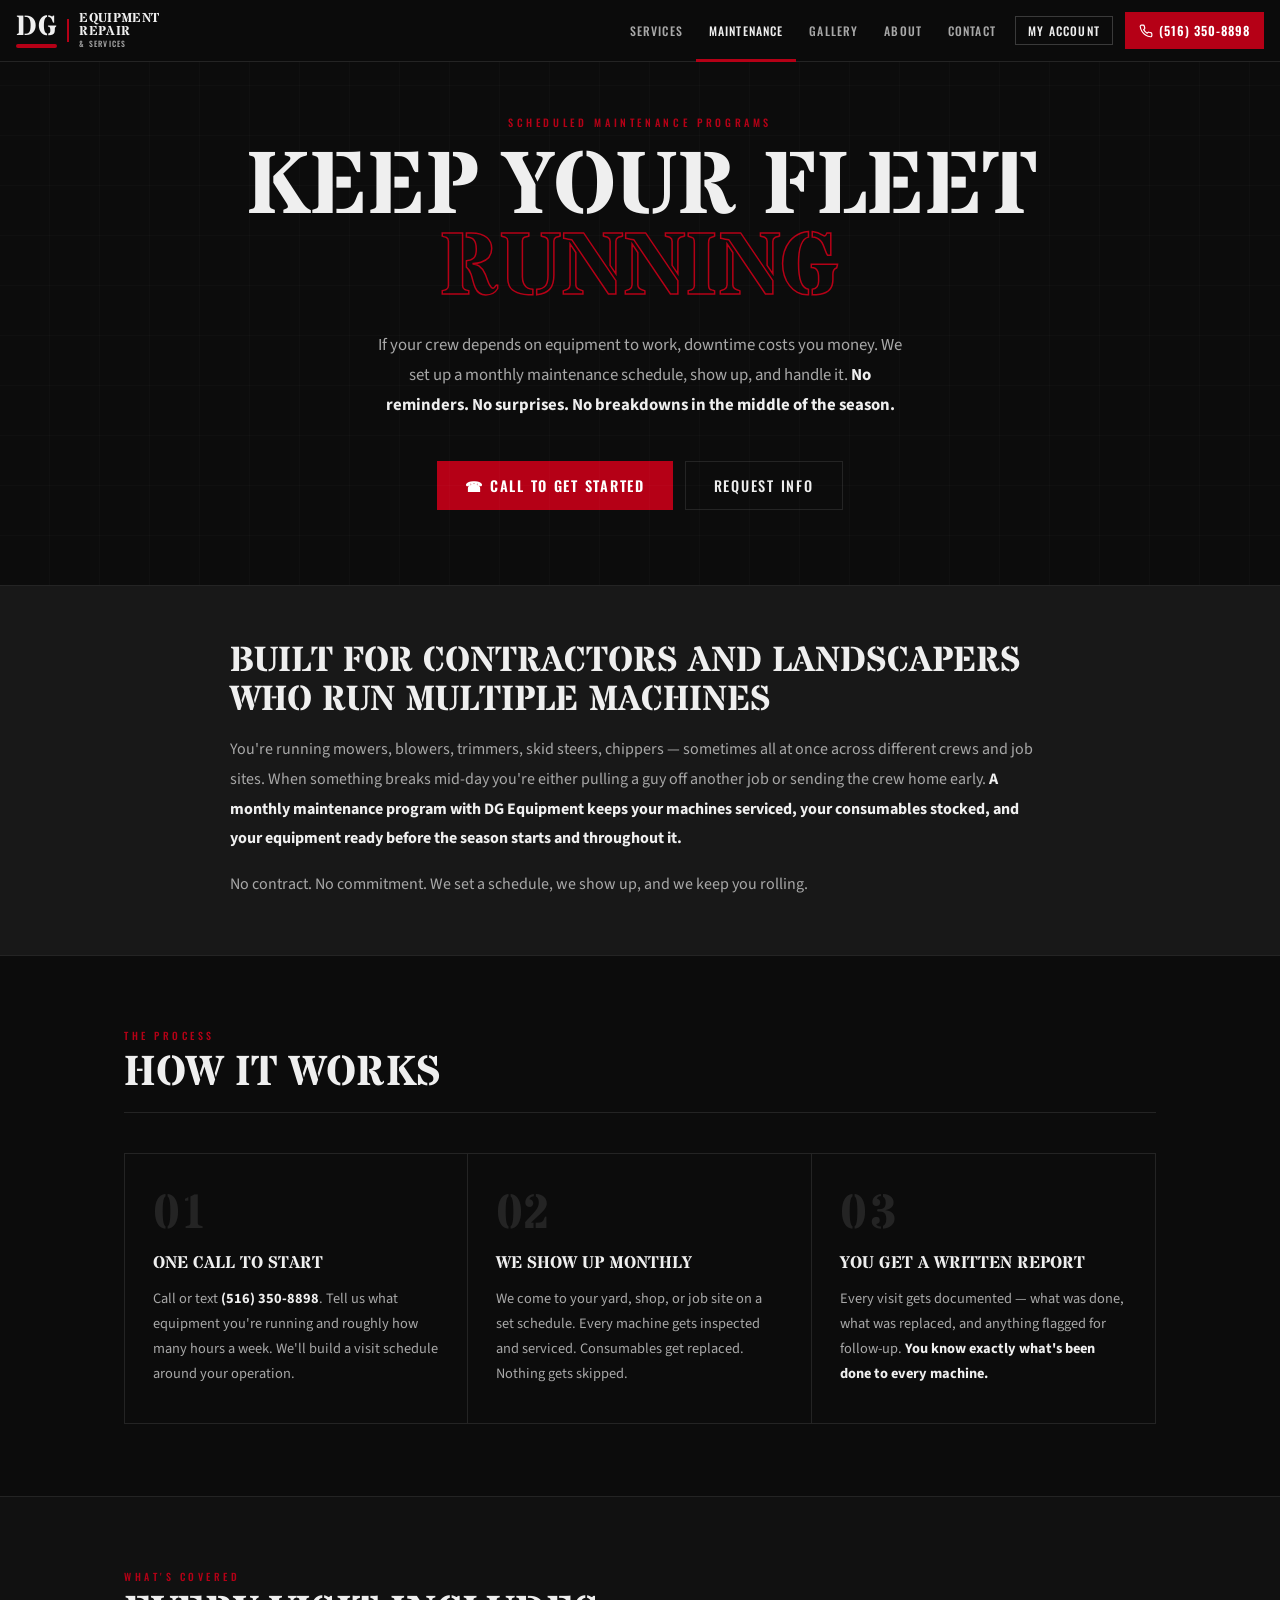
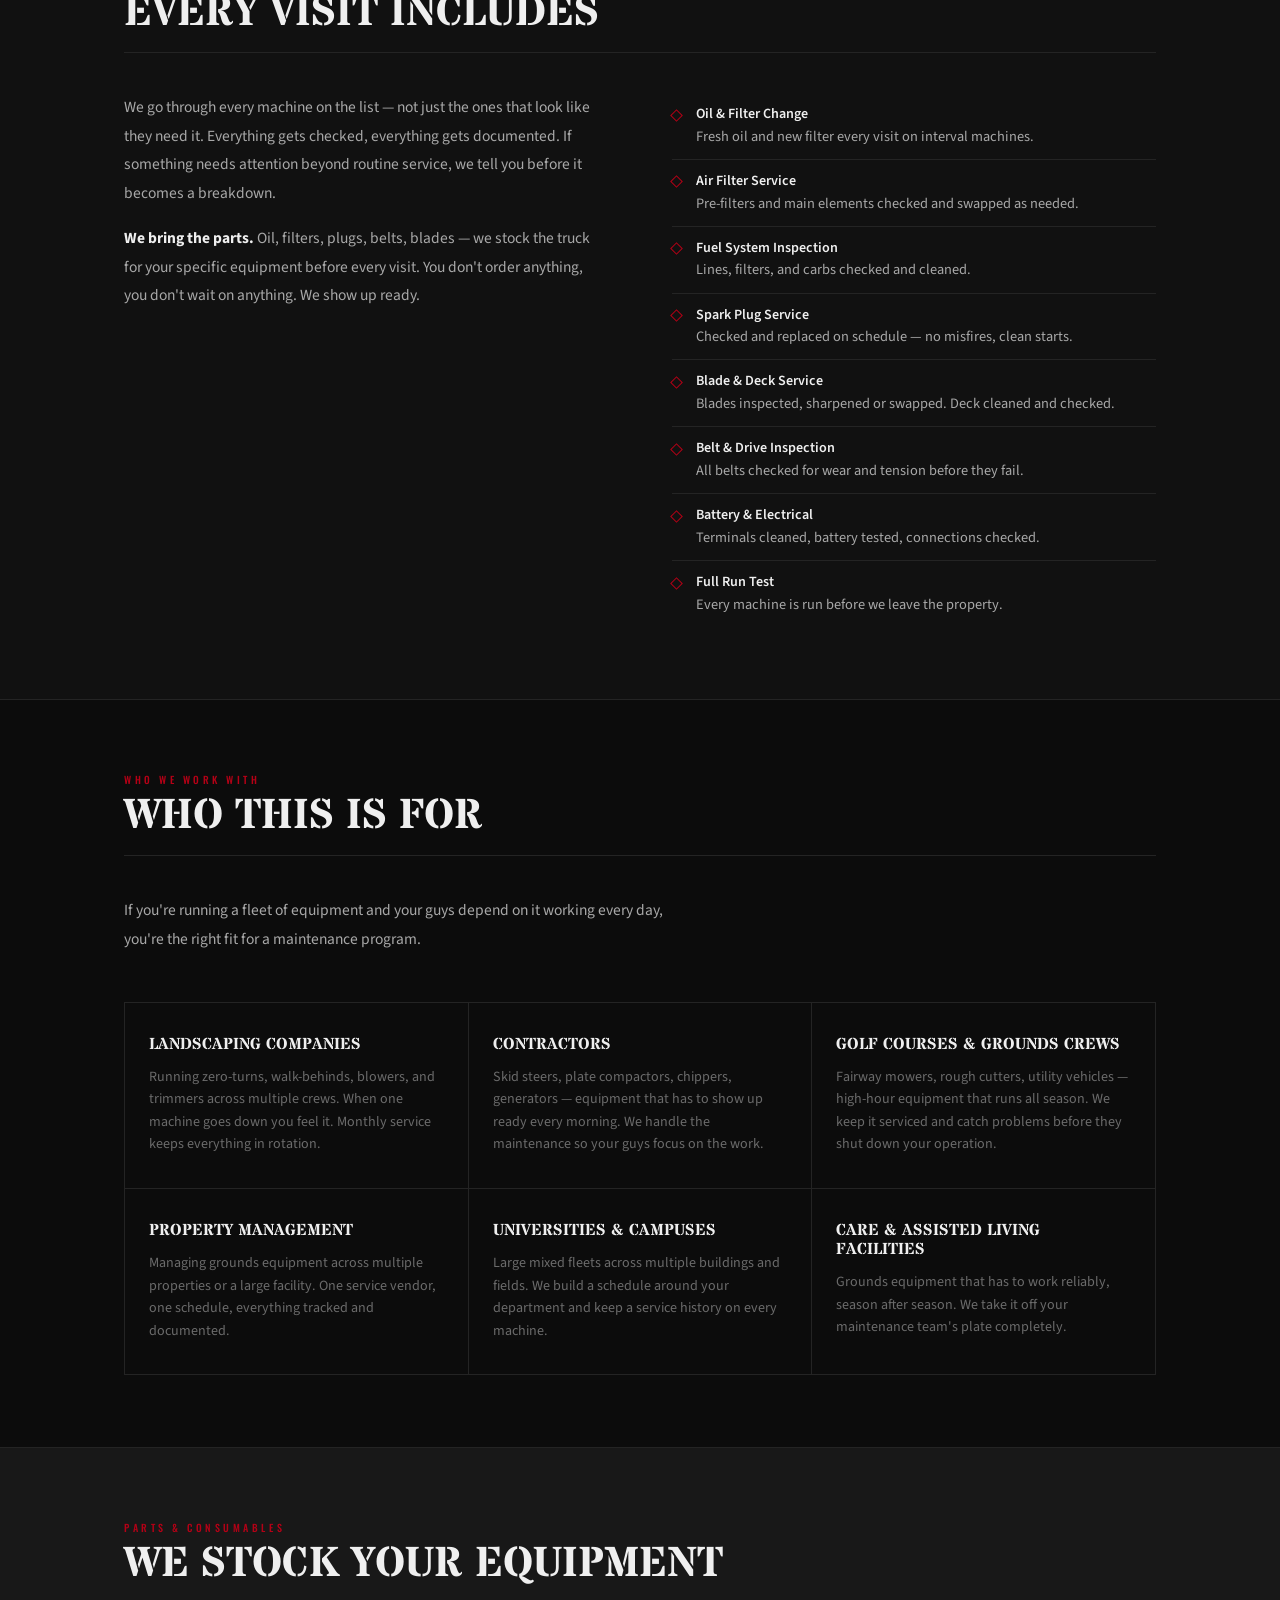
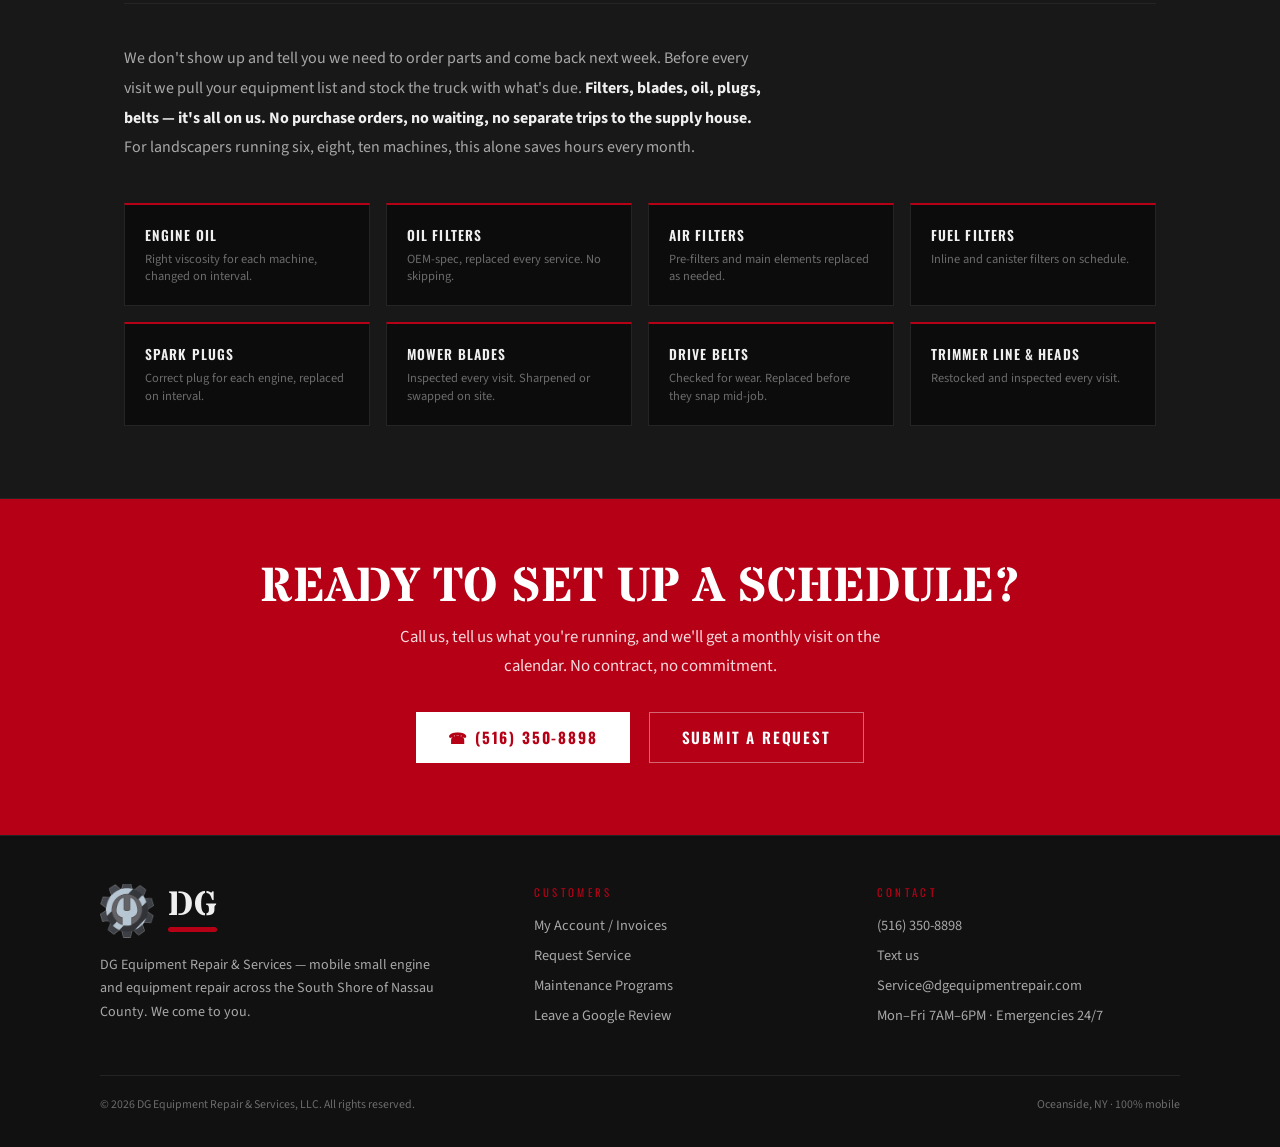
<file: maintenance.html>
<!DOCTYPE html>
<html lang="en">
<head>
<meta charset="UTF-8">
<meta name="viewport" content="width=device-width, initial-scale=1.0">
<meta name="description" content="DG Equipment Repair & Services — Scheduled maintenance for landscapers and contractors across Nassau County, NY.">
<title>Scheduled Maintenance | DG Equipment Repair &amp; Services</title>
<link rel="canonical" href="https://dgequipmentrepair.com/maintenance.html">
<meta property="og:image" content="https://dgequipmentrepair.com/images/og-card.png">
<meta name="theme-color" content="#0c0c0c">
<link rel="icon" type="image/png" href="/images/favicon.png">
<link rel="apple-touch-icon" href="/images/apple-touch-icon.png">
<link rel="preconnect" href="https://fonts.googleapis.com">
<link rel="preconnect" href="https://fonts.gstatic.com" crossorigin>
<link href="https://fonts.googleapis.com/css2?family=Stardos+Stencil:wght@400;700&family=Oswald:wght@400;500;600;700&family=Source+Sans+3:wght@400;600&display=swap" rel="stylesheet">
<link rel="stylesheet" href="/assets/site.css">
<style>
*{margin:0;padding:0;box-sizing:border-box;}

html{scroll-behavior:smooth;}
body{background:var(--black);color:var(--white);font-family:'Source Sans 3',sans-serif;overflow-x:hidden;line-height:1.6;}

.hero{min-height:65vh;background:#0c0c0c;display:flex;flex-direction:column;align-items:center;justify-content:center;text-align:center;padding:110px 1.5rem 70px;position:relative;overflow:hidden;}
.hero::before{content:'';position:absolute;inset:0;background:repeating-linear-gradient(0deg,transparent,transparent 49px,rgba(255,255,255,0.016) 49px,rgba(255,255,255,0.016) 50px),repeating-linear-gradient(90deg,transparent,transparent 49px,rgba(255,255,255,0.016) 49px,rgba(255,255,255,0.016) 50px);pointer-events:none;}
.hero-eyebrow{font-family:'Oswald',sans-serif;font-size:0.65rem;font-weight:500;letter-spacing:0.35em;text-transform:uppercase;color:var(--red);margin-bottom:1rem;}
.hero h1{font-family:'Stardos Stencil',sans-serif;font-weight:700;font-size:clamp(2.5rem,8vw,5.5rem);line-height:0.92;text-transform:uppercase;color:var(--white);margin-bottom:1.25rem;}
.hero h1 .accent{display:block;-webkit-text-stroke:1.5px var(--red);color:transparent;}
.hero-sub{font-size:1.05rem;color:var(--grey-light);max-width:540px;margin:0 auto 2.5rem;line-height:1.8;}
.hero-sub strong{color:var(--white);}
.hero-btns{display:flex;gap:0.75rem;flex-wrap:wrap;justify-content:center;}
.btn-red{background:var(--red);color:#fff;font-family:'Oswald',sans-serif;font-weight:600;font-size:0.9rem;letter-spacing:0.12em;text-transform:uppercase;padding:13px 28px;text-decoration:none;border:none;cursor:pointer;transition:opacity .2s;display:inline-block;}
.btn-red:hover{opacity:.85;}
.btn-ghost{background:transparent;color:var(--white);font-family:'Oswald',sans-serif;font-weight:500;font-size:0.9rem;letter-spacing:0.12em;text-transform:uppercase;padding:12px 28px;text-decoration:none;border:1px solid var(--border);transition:border-color .2s;display:inline-block;}
.btn-ghost:hover{border-color:var(--grey-mid);}

.pitch{background:var(--steel);border-top:1px solid var(--border);border-bottom:1px solid var(--border);padding:3.5rem 1.5rem;}
.pitch-inner{max-width:820px;margin:0 auto;}
.pitch h2{font-family:'Stardos Stencil',sans-serif;font-weight:700;font-size:clamp(1.5rem,3vw,2.2rem);text-transform:uppercase;color:var(--white);margin-bottom:1rem;line-height:1.1;}
.pitch p{font-size:1rem;color:var(--grey-light);line-height:1.85;}
.pitch p strong{color:var(--white);}
.pitch p+p{margin-top:1rem;}

.wrap{max-width:1080px;margin:0 auto;padding:4.5rem 1.5rem;}
.eyebrow{font-family:'Oswald',sans-serif;font-size:0.63rem;font-weight:500;letter-spacing:0.35em;text-transform:uppercase;color:var(--red);margin-bottom:.5rem;display:block;}
.sec-title{font-family:'Stardos Stencil',sans-serif;font-weight:700;font-size:clamp(1.8rem,4vw,2.6rem);text-transform:uppercase;line-height:1;margin-bottom:2.5rem;padding-bottom:1.1rem;border-bottom:1px solid var(--border);}

.steps{display:grid;grid-template-columns:repeat(3,1fr);gap:0;border:1px solid var(--border);}
.step{padding:2.25rem 1.75rem;border-right:1px solid var(--border);}
.step:last-child{border-right:none;}
.step-num{font-family:'Stardos Stencil',sans-serif;font-weight:700;font-size:3rem;color:var(--border);line-height:1;margin-bottom:1rem;}
.step-title{font-family:'Stardos Stencil',sans-serif;font-weight:700;font-size:1.05rem;text-transform:uppercase;color:var(--white);margin-bottom:0.75rem;line-height:1.2;}
.step-desc{font-size:0.9rem;color:var(--grey-light);line-height:1.75;}
.step-desc strong{color:var(--white);}

.included-bg{background:var(--dark);border-top:1px solid var(--border);border-bottom:1px solid var(--border);}
.included-grid{display:grid;grid-template-columns:1fr 1fr;gap:4rem;align-items:start;}
.included-text p{font-size:0.97rem;color:var(--grey-light);line-height:1.85;margin-bottom:1rem;}
.included-text p strong{color:var(--white);}
.checklist{list-style:none;}
.checklist li{font-size:0.9rem;color:var(--grey-light);padding:0.75rem 0 0.75rem 1.5rem;position:relative;border-bottom:1px solid var(--border);line-height:1.4;}
.checklist li:last-child{border-bottom:none;}
.checklist li::before{content:'';position:absolute;left:0;top:1.1rem;width:7px;height:7px;border:1px solid var(--red);transform:rotate(45deg);}
.checklist li span{color:var(--white);font-weight:600;display:block;font-size:0.88rem;margin-bottom:2px;}

.who-grid{display:grid;grid-template-columns:repeat(3,1fr);gap:1px;background:var(--border);border:1px solid var(--border);margin-top:3rem;}
.who-card{background:var(--black);padding:2rem 1.5rem;position:relative;transition:background .2s;}
.who-card:hover{background:var(--steel);}
.who-card::before{content:'';position:absolute;top:0;left:0;width:0;height:2px;background:var(--red);transition:width .3s;}
.who-card:hover::before{width:100%;}
.who-name{font-family:'Stardos Stencil',sans-serif;font-weight:700;font-size:1rem;text-transform:uppercase;color:var(--white);margin-bottom:0.75rem;line-height:1.2;}
.who-desc{font-size:0.88rem;color:var(--grey-mid);line-height:1.6;}

.consumables-bg{background:var(--steel);border-top:1px solid var(--border);border-bottom:1px solid var(--border);}
.consumables-intro{max-width:640px;margin-bottom:2.5rem;}
.consumables-intro p{font-size:1rem;color:var(--grey-light);line-height:1.85;}
.consumables-intro p strong{color:var(--white);}
.consumables-grid{display:grid;grid-template-columns:repeat(4,1fr);gap:1rem;}
.consumable{background:var(--black);border:1px solid var(--border);padding:1.25rem;border-top:2px solid var(--red);}
.consumable-name{font-family:'Oswald',sans-serif;font-weight:600;font-size:0.85rem;letter-spacing:0.08em;text-transform:uppercase;color:var(--white);margin-bottom:4px;}
.consumable-desc{font-size:0.78rem;color:var(--grey-mid);line-height:1.4;}

.cta-section{background:var(--red);padding:4rem 1.5rem;text-align:center;}
.cta-section h2{font-family:'Stardos Stencil',sans-serif;font-weight:700;font-size:clamp(1.8rem,4vw,3rem);text-transform:uppercase;color:#fff;margin-bottom:0.75rem;line-height:1;}
.cta-section p{color:rgba(255,255,255,.85);font-size:1.05rem;margin-bottom:2rem;max-width:480px;margin-left:auto;margin-right:auto;line-height:1.7;}
.btn-white{background:#fff;color:var(--red);font-family:'Oswald',sans-serif;font-weight:700;font-size:0.95rem;letter-spacing:0.12em;text-transform:uppercase;padding:13px 32px;text-decoration:none;display:inline-block;transition:opacity .2s;margin:0 0.5rem 0.5rem;}
.btn-white:hover{opacity:.9;}
.btn-white-ghost{background:transparent;color:#fff;font-family:'Oswald',sans-serif;font-weight:600;font-size:0.95rem;letter-spacing:0.12em;text-transform:uppercase;padding:12px 32px;text-decoration:none;display:inline-block;border:1px solid rgba(255,255,255,.4);margin:0 0.5rem 0.5rem;}
.btn-white-ghost:hover{border-color:#fff;}


@media(max-width:768px){
  .steps{grid-template-columns:1fr;}
  .step{border-right:none;border-bottom:1px solid var(--border);}
  .step:last-child{border-bottom:none;}
  .included-grid{grid-template-columns:1fr;gap:2.5rem;}
  .who-grid{grid-template-columns:1fr 1fr;}
  .consumables-grid{grid-template-columns:1fr 1fr;}
  .wrap{padding:3rem 1.25rem;}
}
</style>
</head>
<body>

<a class="skip" href="#main">Skip to content</a>
<nav class="site-nav" aria-label="Main">
  <a href="/" class="dg-lockup" aria-label="DG Equipment Repair &amp; Services home">
    <span class="dg-mark"><span class="dg">DG</span><span class="bar"></span></span>
    <span class="divider"></span>
    <span class="words">Equipment<br>Repair<small>&amp; Services</small></span>
  </a>
  <button class="nav-toggle" aria-label="Menu" aria-expanded="false" aria-controls="nav-links"><span></span><span></span><span></span></button>
  <ul class="nav-links" id="nav-links">
    <li><a href="/#services">Services</a></li>
    <li><a href="/maintenance.html" class="active">Maintenance</a></li>
    <li><a href="/gallery.html">Gallery</a></li>
    <li><a href="/#about">About</a></li>
    <li><a href="/#contact">Contact</a></li>
    <li><a href="https://portal.dgequipmentrepair.com/" class="nav-account" target="_blank" rel="noopener">My Account</a></li>
  </ul>
  <a href="tel:5163508898" class="nav-call"><svg style="width:14px;height:14px;vertical-align:-2px;margin-right:6px" viewBox="0 0 24 24" fill="none" stroke="currentColor" stroke-width="2" stroke-linecap="round" stroke-linejoin="round" aria-hidden="true"><path d="M22 16.9v3a2 2 0 0 1-2.2 2 19.8 19.8 0 0 1-8.6-3.1 19.5 19.5 0 0 1-6-6A19.8 19.8 0 0 1 2.1 4.2 2 2 0 0 1 4.1 2h3a2 2 0 0 1 2 1.7c.1.9.4 1.8.7 2.7a2 2 0 0 1-.5 2.1L8 9.8a16 16 0 0 0 6 6l1.3-1.3a2 2 0 0 1 2.1-.4c.9.3 1.8.6 2.7.7a2 2 0 0 1 1.7 2z"/></svg>(516) 350-8898</a>
</nav>

<div class="hero" id="main">
  <div class="hero-eyebrow">Scheduled Maintenance Programs</div>
  <h1>Keep Your Fleet<br><span class="accent">Running</span></h1>
  <p class="hero-sub">If your crew depends on equipment to work, downtime costs you money. We set up a monthly maintenance schedule, show up, and handle it. <strong>No reminders. No surprises. No breakdowns in the middle of the season.</strong></p>
  <div class="hero-btns">
    <a href="tel:5163508898" class="btn-red">&#9742; Call to Get Started</a>
    <a href="https://portal.dgequipmentrepair.com/request" target="_blank" rel="noopener" class="btn-ghost">Request Info</a>
  </div>
</div>

<div class="pitch">
  <div class="pitch-inner">
    <h2>Built for Contractors and Landscapers Who Run Multiple Machines</h2>
    <p>You're running mowers, blowers, trimmers, skid steers, chippers — sometimes all at once across different crews and job sites. When something breaks mid-day you're either pulling a guy off another job or sending the crew home early. <strong>A monthly maintenance program with DG Equipment keeps your machines serviced, your consumables stocked, and your equipment ready before the season starts and throughout it.</strong></p>
    <p>No contract. No commitment. We set a schedule, we show up, and we keep you rolling.</p>
  </div>
</div>

<div class="wrap">
  <span class="eyebrow">The Process</span>
  <h2 class="sec-title">How It Works</h2>
  <div class="steps">
    <div class="step">
      <div class="step-num">01</div>
      <div class="step-title">One Call to Start</div>
      <div class="step-desc">Call or text <strong>(516) 350-8898</strong>. Tell us what equipment you're running and roughly how many hours a week. We'll build a visit schedule around your operation.</div>
    </div>
    <div class="step">
      <div class="step-num">02</div>
      <div class="step-title">We Show Up Monthly</div>
      <div class="step-desc">We come to your yard, shop, or job site on a set schedule. Every machine gets inspected and serviced. Consumables get replaced. Nothing gets skipped.</div>
    </div>
    <div class="step">
      <div class="step-num">03</div>
      <div class="step-title">You Get a Written Report</div>
      <div class="step-desc">Every visit gets documented — what was done, what was replaced, and anything flagged for follow-up. <strong>You know exactly what's been done to every machine.</strong></div>
    </div>
  </div>
</div>

<div class="included-bg">
  <div class="wrap">
    <span class="eyebrow">What's Covered</span>
    <h2 class="sec-title">Every Visit Includes</h2>
    <div class="included-grid">
      <div class="included-text">
        <p>We go through every machine on the list — not just the ones that look like they need it. Everything gets checked, everything gets documented. If something needs attention beyond routine service, we tell you before it becomes a breakdown.</p>
        <p><strong>We bring the parts.</strong> Oil, filters, plugs, belts, blades — we stock the truck for your specific equipment before every visit. You don't order anything, you don't wait on anything. We show up ready.</p>
      </div>
      <div>
        <ul class="checklist">
          <li><span>Oil &amp; Filter Change</span>Fresh oil and new filter every visit on interval machines.</li>
          <li><span>Air Filter Service</span>Pre-filters and main elements checked and swapped as needed.</li>
          <li><span>Fuel System Inspection</span>Lines, filters, and carbs checked and cleaned.</li>
          <li><span>Spark Plug Service</span>Checked and replaced on schedule — no misfires, clean starts.</li>
          <li><span>Blade &amp; Deck Service</span>Blades inspected, sharpened or swapped. Deck cleaned and checked.</li>
          <li><span>Belt &amp; Drive Inspection</span>All belts checked for wear and tension before they fail.</li>
          <li><span>Battery &amp; Electrical</span>Terminals cleaned, battery tested, connections checked.</li>
          <li><span>Full Run Test</span>Every machine is run before we leave the property.</li>
        </ul>
      </div>
    </div>
  </div>
</div>

<div class="wrap">
  <span class="eyebrow">Who We Work With</span>
  <h2 class="sec-title">Who This Is For</h2>
  <p style="color:var(--grey-light);max-width:580px;line-height:1.85;font-size:0.97rem;">If you're running a fleet of equipment and your guys depend on it working every day, you're the right fit for a maintenance program.</p>
  <div class="who-grid">
    <div class="who-card">
      <div class="who-name">Landscaping Companies</div>
      <div class="who-desc">Running zero-turns, walk-behinds, blowers, and trimmers across multiple crews. When one machine goes down you feel it. Monthly service keeps everything in rotation.</div>
    </div>
    <div class="who-card">
      <div class="who-name">Contractors</div>
      <div class="who-desc">Skid steers, plate compactors, chippers, generators — equipment that has to show up ready every morning. We handle the maintenance so your guys focus on the work.</div>
    </div>
    <div class="who-card">
      <div class="who-name">Golf Courses &amp; Grounds Crews</div>
      <div class="who-desc">Fairway mowers, rough cutters, utility vehicles — high-hour equipment that runs all season. We keep it serviced and catch problems before they shut down your operation.</div>
    </div>
    <div class="who-card">
      <div class="who-name">Property Management</div>
      <div class="who-desc">Managing grounds equipment across multiple properties or a large facility. One service vendor, one schedule, everything tracked and documented.</div>
    </div>
    <div class="who-card">
      <div class="who-name">Universities &amp; Campuses</div>
      <div class="who-desc">Large mixed fleets across multiple buildings and fields. We build a schedule around your department and keep a service history on every machine.</div>
    </div>
    <div class="who-card">
      <div class="who-name">Care &amp; Assisted Living Facilities</div>
      <div class="who-desc">Grounds equipment that has to work reliably, season after season. We take it off your maintenance team's plate completely.</div>
    </div>
  </div>
</div>

<div class="consumables-bg">
  <div class="wrap">
    <span class="eyebrow">Parts &amp; Consumables</span>
    <h2 class="sec-title">We Stock Your Equipment</h2>
    <div class="consumables-intro">
      <p>We don't show up and tell you we need to order parts and come back next week. Before every visit we pull your equipment list and stock the truck with what's due. <strong>Filters, blades, oil, plugs, belts — it's all on us. No purchase orders, no waiting, no separate trips to the supply house.</strong> For landscapers running six, eight, ten machines, this alone saves hours every month.</p>
    </div>
    <div class="consumables-grid">
      <div class="consumable"><div class="consumable-name">Engine Oil</div><div class="consumable-desc">Right viscosity for each machine, changed on interval.</div></div>
      <div class="consumable"><div class="consumable-name">Oil Filters</div><div class="consumable-desc">OEM-spec, replaced every service. No skipping.</div></div>
      <div class="consumable"><div class="consumable-name">Air Filters</div><div class="consumable-desc">Pre-filters and main elements replaced as needed.</div></div>
      <div class="consumable"><div class="consumable-name">Fuel Filters</div><div class="consumable-desc">Inline and canister filters on schedule.</div></div>
      <div class="consumable"><div class="consumable-name">Spark Plugs</div><div class="consumable-desc">Correct plug for each engine, replaced on interval.</div></div>
      <div class="consumable"><div class="consumable-name">Mower Blades</div><div class="consumable-desc">Inspected every visit. Sharpened or swapped on site.</div></div>
      <div class="consumable"><div class="consumable-name">Drive Belts</div><div class="consumable-desc">Checked for wear. Replaced before they snap mid-job.</div></div>
      <div class="consumable"><div class="consumable-name">Trimmer Line &amp; Heads</div><div class="consumable-desc">Restocked and inspected every visit.</div></div>
    </div>
  </div>
</div>

<div class="cta-section">
  <h2>Ready to Set Up a Schedule?</h2>
  <p>Call us, tell us what you're running, and we'll get a monthly visit on the calendar. No contract, no commitment.</p>
  <a href="tel:5163508898" class="btn-white">&#9742; (516) 350-8898</a>
  <a href="https://portal.dgequipmentrepair.com/request" target="_blank" rel="noopener" class="btn-white-ghost">Submit a Request</a>
</div>

<footer class="site-footer">
  <div class="foot-grid">
    <div>
      <div class="foot-brand">
        <img src="/images/gear.png" alt="DG Equipment gear logo" width="54" height="54" loading="lazy">
        <span class="dg-mark"><span class="dg">DG</span><span class="bar"></span></span>
      </div>
      <p class="foot-about">DG Equipment Repair &amp; Services &mdash; mobile small engine and equipment repair across the South Shore of Nassau County. We come to you.</p>
    </div>
    <div>
      <div class="foot-h">Customers</div>
      <ul class="foot-list">
        <li><a href="https://portal.dgequipmentrepair.com/" target="_blank" rel="noopener">My Account / Invoices</a></li>
        <li><a href="https://portal.dgequipmentrepair.com/request" target="_blank" rel="noopener" rel="noopener">Request Service</a></li>
        <li><a href="/maintenance.html">Maintenance Programs</a></li>
        <li><a href="https://portal.dgequipmentrepair.com/review" target="_blank" rel="noopener">Leave a Google Review</a></li>
      </ul>
    </div>
    <div>
      <div class="foot-h">Contact</div>
      <ul class="foot-list">
        <li><a href="tel:5163508898">(516) 350-8898</a></li>
        <li><a href="sms:+15163508898">Text us</a></li>
        <li><a href="mailto:Service@dgequipmentrepair.com">Service@dgequipmentrepair.com</a></li>
        <li>Mon&ndash;Fri 7AM&ndash;6PM &middot; Emergencies 24/7</li>
      </ul>
    </div>
  </div>
  <div class="foot-copy">
    <span>&copy; <span id="year">2026</span> DG Equipment Repair &amp; Services, LLC. All rights reserved.</span>
    <span>Oceanside, NY &middot; 100% mobile</span>
  </div>
</footer>
<div class="action-bar" aria-label="Quick contact">
  <a href="tel:5163508898" class="primary"><svg viewBox="0 0 24 24" fill="none" stroke="currentColor" stroke-width="2" stroke-linecap="round" stroke-linejoin="round" aria-hidden="true"><path d="M22 16.9v3a2 2 0 0 1-2.2 2 19.8 19.8 0 0 1-8.6-3.1 19.5 19.5 0 0 1-6-6A19.8 19.8 0 0 1 2.1 4.2 2 2 0 0 1 4.1 2h3a2 2 0 0 1 2 1.7c.1.9.4 1.8.7 2.7a2 2 0 0 1-.5 2.1L8 9.8a16 16 0 0 0 6 6l1.3-1.3a2 2 0 0 1 2.1-.4c.9.3 1.8.6 2.7.7a2 2 0 0 1 1.7 2z"/></svg> Call</a>
  <a href="sms:+15163508898"><svg viewBox="0 0 24 24" fill="none" stroke="currentColor" stroke-width="2" stroke-linecap="round" stroke-linejoin="round" aria-hidden="true"><path d="M21 15a2 2 0 0 1-2 2H7l-4 4V5a2 2 0 0 1 2-2h14a2 2 0 0 1 2 2z"/></svg> Text</a>
  <a href="https://portal.dgequipmentrepair.com/request" target="_blank" rel="noopener" rel="noopener"><svg viewBox="0 0 24 24" fill="none" stroke="currentColor" stroke-width="2" stroke-linecap="round" stroke-linejoin="round" aria-hidden="true"><path d="M14.7 6.3a1 1 0 0 0 0 1.4l1.6 1.6a1 1 0 0 0 1.4 0l3.8-3.8a6 6 0 0 1-7.9 7.9l-6.9 6.9a2.1 2.1 0 0 1-3-3l6.9-6.9a6 6 0 0 1 7.9-7.9z"/></svg> Request</a>
</div>
<script src="/assets/site.js" defer></script>
</body>
</html>
</file>
<file: assets/site.css>
/* Shared header, footer, logo marks and mobile bar for every page */
:root{--red:#B50016;--black:#0c0c0c;--dark:#111;--steel:#181818;--border:#242424;--grey-mid:#6b6b6b;--grey-light:#a8a8a8;--white:#efefef;}

/* ---- New logo: stencil DG with the red underline ---- */
.dg-mark{display:inline-flex;flex-direction:column;align-items:stretch;line-height:1;}
.dg-mark .dg{font-family:'Stardos Stencil',serif;font-weight:700;color:var(--white);letter-spacing:.02em;}
.dg-mark .bar{display:block;background:var(--red);border-radius:99px;}

.dg-lockup{display:inline-flex;align-items:center;text-decoration:none;color:var(--white);}
.dg-lockup .divider{background:var(--red);align-self:stretch;}
/* small '& Services' line under the name */
.dg-lockup .words small{display:block;font-family:'Oswald',sans-serif;font-weight:500;font-size:.42em;letter-spacing:.22em;color:var(--grey-light);margin-top:.35em;}
.dg-lockup .words{font-family:'Stardos Stencil',serif;font-weight:700;text-transform:uppercase;line-height:1.02;letter-spacing:.03em;}

/* ---- Nav ---- */
.site-nav{position:fixed;top:0;left:0;right:0;z-index:999;background:rgba(12,12,12,.97);backdrop-filter:blur(6px);-webkit-backdrop-filter:blur(6px);border-bottom:1px solid var(--border);height:62px;display:flex;align-items:center;padding:0 1rem;gap:.75rem;}
.site-nav .dg-lockup{gap:10px;flex-shrink:0;}
.site-nav .dg-mark .dg{font-size:28px;}
.site-nav .dg-mark .bar{height:4px;margin-top:3px;}
.site-nav .divider{width:2px;margin:6px 0;}
.site-nav .words{font-size:12.5px;}
.site-nav .words small{font-size:.62em;letter-spacing:.16em;margin-top:2px;}
.nav-links{display:flex;list-style:none;margin:0 0 0 auto;padding:0;align-items:center;}
.nav-links a{font-family:'Oswald',sans-serif;font-weight:500;font-size:.74rem;letter-spacing:.1em;text-transform:uppercase;color:var(--grey-light);text-decoration:none;padding:0 .8rem;line-height:62px;display:block;transition:color .2s;white-space:nowrap;}
.nav-links a:hover,.nav-links a.active{color:var(--white);}
.nav-links a.active{box-shadow:inset 0 -3px 0 var(--red);}
.nav-links a.nav-account{line-height:1;border:1px solid #3a3a3a;padding:8px 12px;margin-left:.4rem;color:var(--white);}
.nav-links a.nav-account:hover{border-color:var(--grey-light);}
.nav-call{flex-shrink:0;font-family:'Oswald',sans-serif;font-weight:600;font-size:.78rem;letter-spacing:.08em;text-transform:uppercase;background:var(--red);color:#fff;padding:9px 14px;text-decoration:none;white-space:nowrap;transition:opacity .2s;}
.nav-call:hover{opacity:.88;}
.nav-toggle{display:none;background:none;border:1px solid #333;width:42px;height:38px;cursor:pointer;padding:0;margin-left:auto;flex-shrink:0;}
.nav-toggle span{display:block;width:18px;height:2px;background:var(--white);margin:4px auto;transition:transform .2s,opacity .2s;}
.site-nav.open .nav-toggle span:nth-child(1){transform:translateY(6px) rotate(45deg);}
.site-nav.open .nav-toggle span:nth-child(2){opacity:0;}
.site-nav.open .nav-toggle span:nth-child(3){transform:translateY(-6px) rotate(-45deg);}

@media(max-width:900px){
  .nav-toggle{display:block;}
  .nav-call{display:none;}
  .nav-links{display:none;position:fixed;top:62px;left:0;right:0;flex-direction:column;align-items:stretch;background:#0e0e0e;border-bottom:1px solid var(--border);padding:.5rem 0 1rem;max-height:calc(100vh - 62px);overflow-y:auto;}
  .site-nav.open .nav-links{display:flex;}
  .nav-links a{line-height:1;padding:16px 1.25rem;font-size:.95rem;border-bottom:1px solid #1a1a1a;}
  .nav-links a.active{box-shadow:inset 3px 0 0 var(--red);}
  .nav-links a.nav-account{margin:.9rem 1.25rem 0;text-align:center;border:1px solid #3a3a3a;padding:14px;}
}
@media(max-width:380px){.site-nav .words{font-size:11px;}.site-nav .dg-mark .dg{font-size:25px;}}

/* ---- Footer ---- */
.site-footer{background:var(--dark);border-top:1px solid var(--border);padding:3rem 1.5rem 6rem;}
.foot-grid{max-width:1080px;margin:0 auto;display:grid;grid-template-columns:1.3fr 1fr 1fr;gap:2.5rem;}
.foot-brand{display:flex;align-items:center;gap:14px;margin-bottom:1rem;}
.foot-brand img{width:54px;height:54px;object-fit:contain;}
.foot-brand .dg-mark .dg{font-size:34px;}
.foot-brand .dg-mark .bar{height:5px;margin-top:4px;}
.foot-about{font-size:.88rem;color:var(--grey-light);line-height:1.7;max-width:340px;}
.foot-h{font-family:'Oswald',sans-serif;font-size:.68rem;letter-spacing:.3em;text-transform:uppercase;color:var(--red);margin-bottom:.8rem;}
.foot-list{list-style:none;margin:0;padding:0;}
.foot-list li{margin-bottom:.45rem;font-size:.9rem;color:var(--grey-light);}
.foot-list a{color:var(--grey-light);text-decoration:none;transition:color .2s;}
.foot-list a:hover{color:var(--white);}
.foot-copy{max-width:1080px;margin:2.5rem auto 0;padding-top:1.25rem;border-top:1px solid var(--border);font-size:.74rem;color:var(--grey-mid);display:flex;justify-content:space-between;gap:1rem;flex-wrap:wrap;}
@media(max-width:760px){.foot-grid{grid-template-columns:1fr 1fr;}.foot-grid>div:first-child{grid-column:1/-1;}}
@media(min-width:901px){.site-footer{padding-bottom:2rem;}}

/* ---- Mobile action bar ---- */
.action-bar{display:none;}
@media(max-width:900px){
  .action-bar{display:grid;grid-template-columns:1fr 1fr 1.25fr;position:fixed;left:0;right:0;bottom:0;z-index:998;background:#0e0e0e;border-top:1px solid var(--border);padding:8px 8px calc(8px + env(safe-area-inset-bottom));gap:8px;}
  .action-bar a{display:flex;align-items:center;justify-content:center;gap:7px;min-height:48px;text-decoration:none;font-family:'Oswald',sans-serif;font-weight:600;font-size:.9rem;letter-spacing:.08em;text-transform:uppercase;color:#fff;border:1px solid #333;background:#161616;}
  .action-bar a.primary{background:var(--red);border-color:var(--red);}
  .action-bar svg{width:18px;height:18px;flex:none;}
}

/* ---- Accessibility ---- */
a:focus-visible,button:focus-visible{outline:2px solid var(--red);outline-offset:3px;}
.skip{position:absolute;left:-999px;top:0;background:var(--red);color:#fff;padding:8px 14px;z-index:1000;font-family:'Oswald',sans-serif;}
.skip:focus{left:8px;top:8px;}
@media(prefers-reduced-motion:reduce){*{animation:none!important;transition:none!important;}html{scroll-behavior:auto!important;}}
</file>
